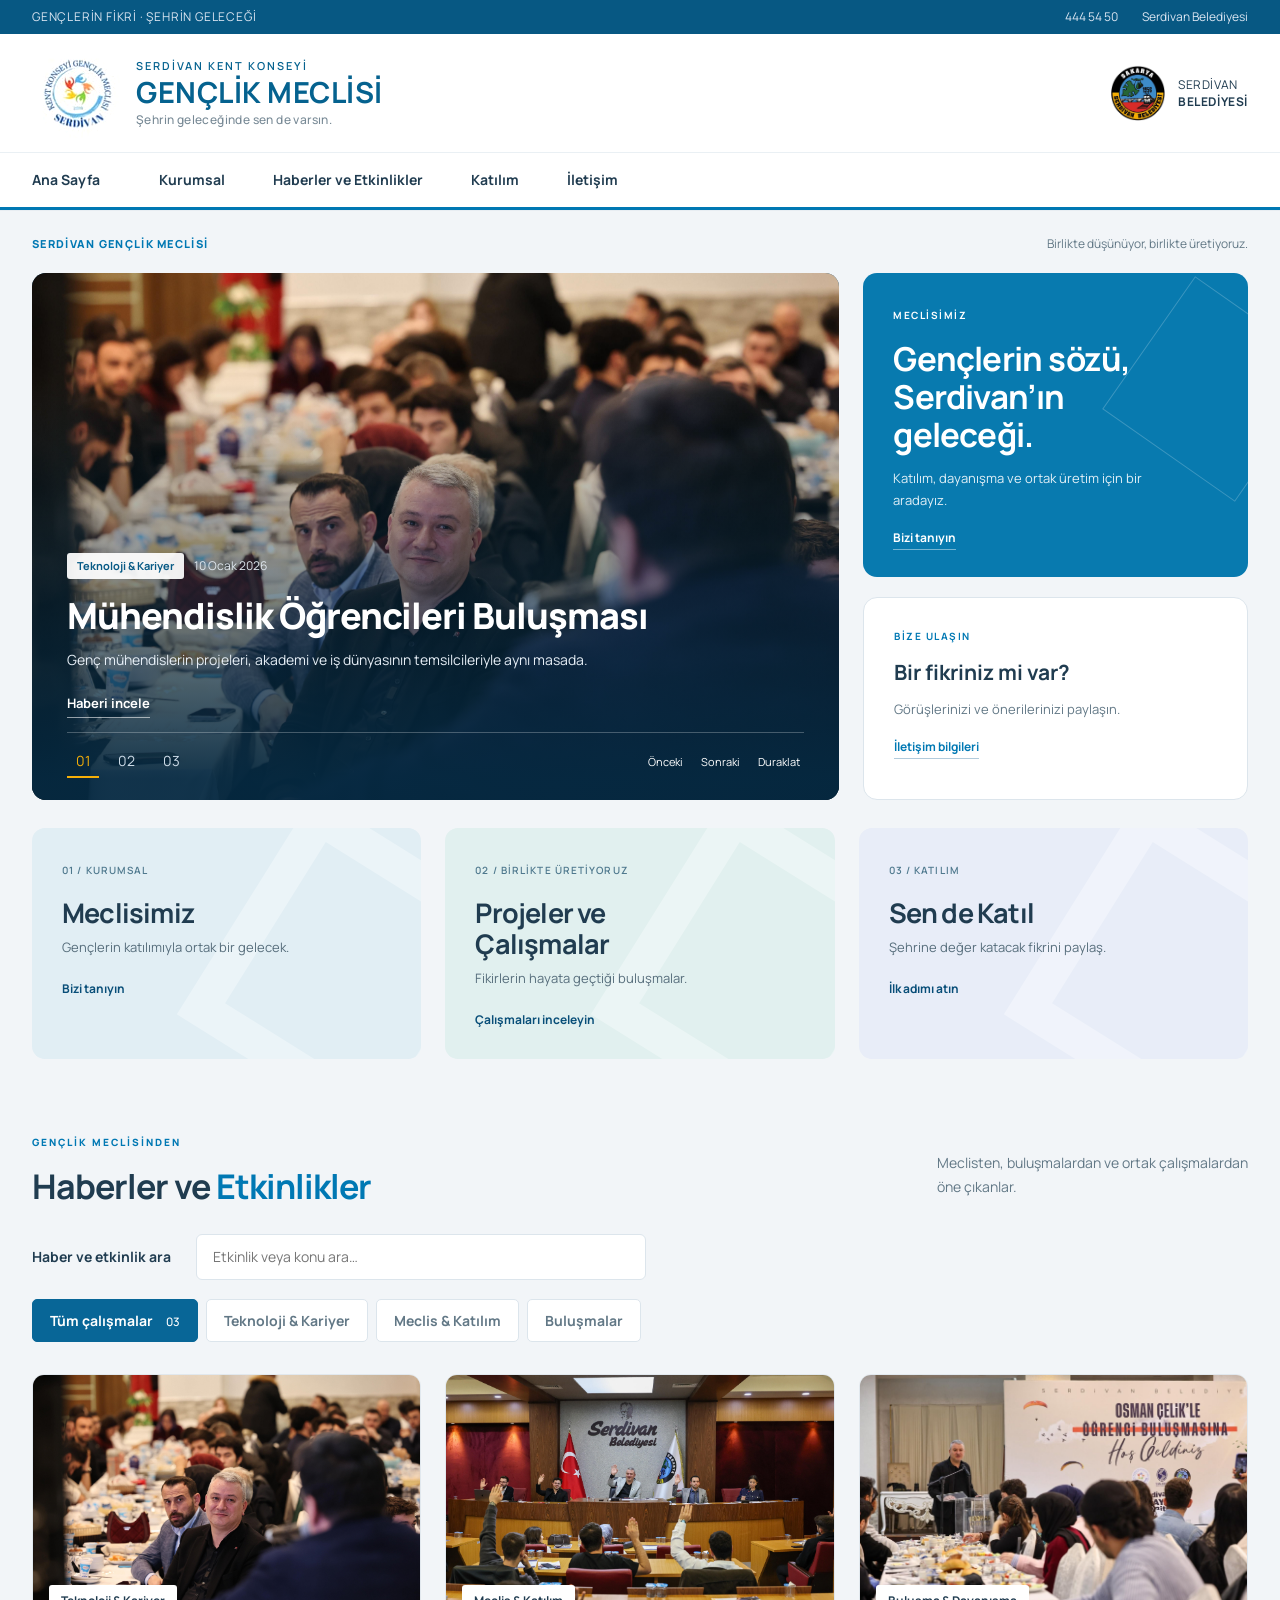
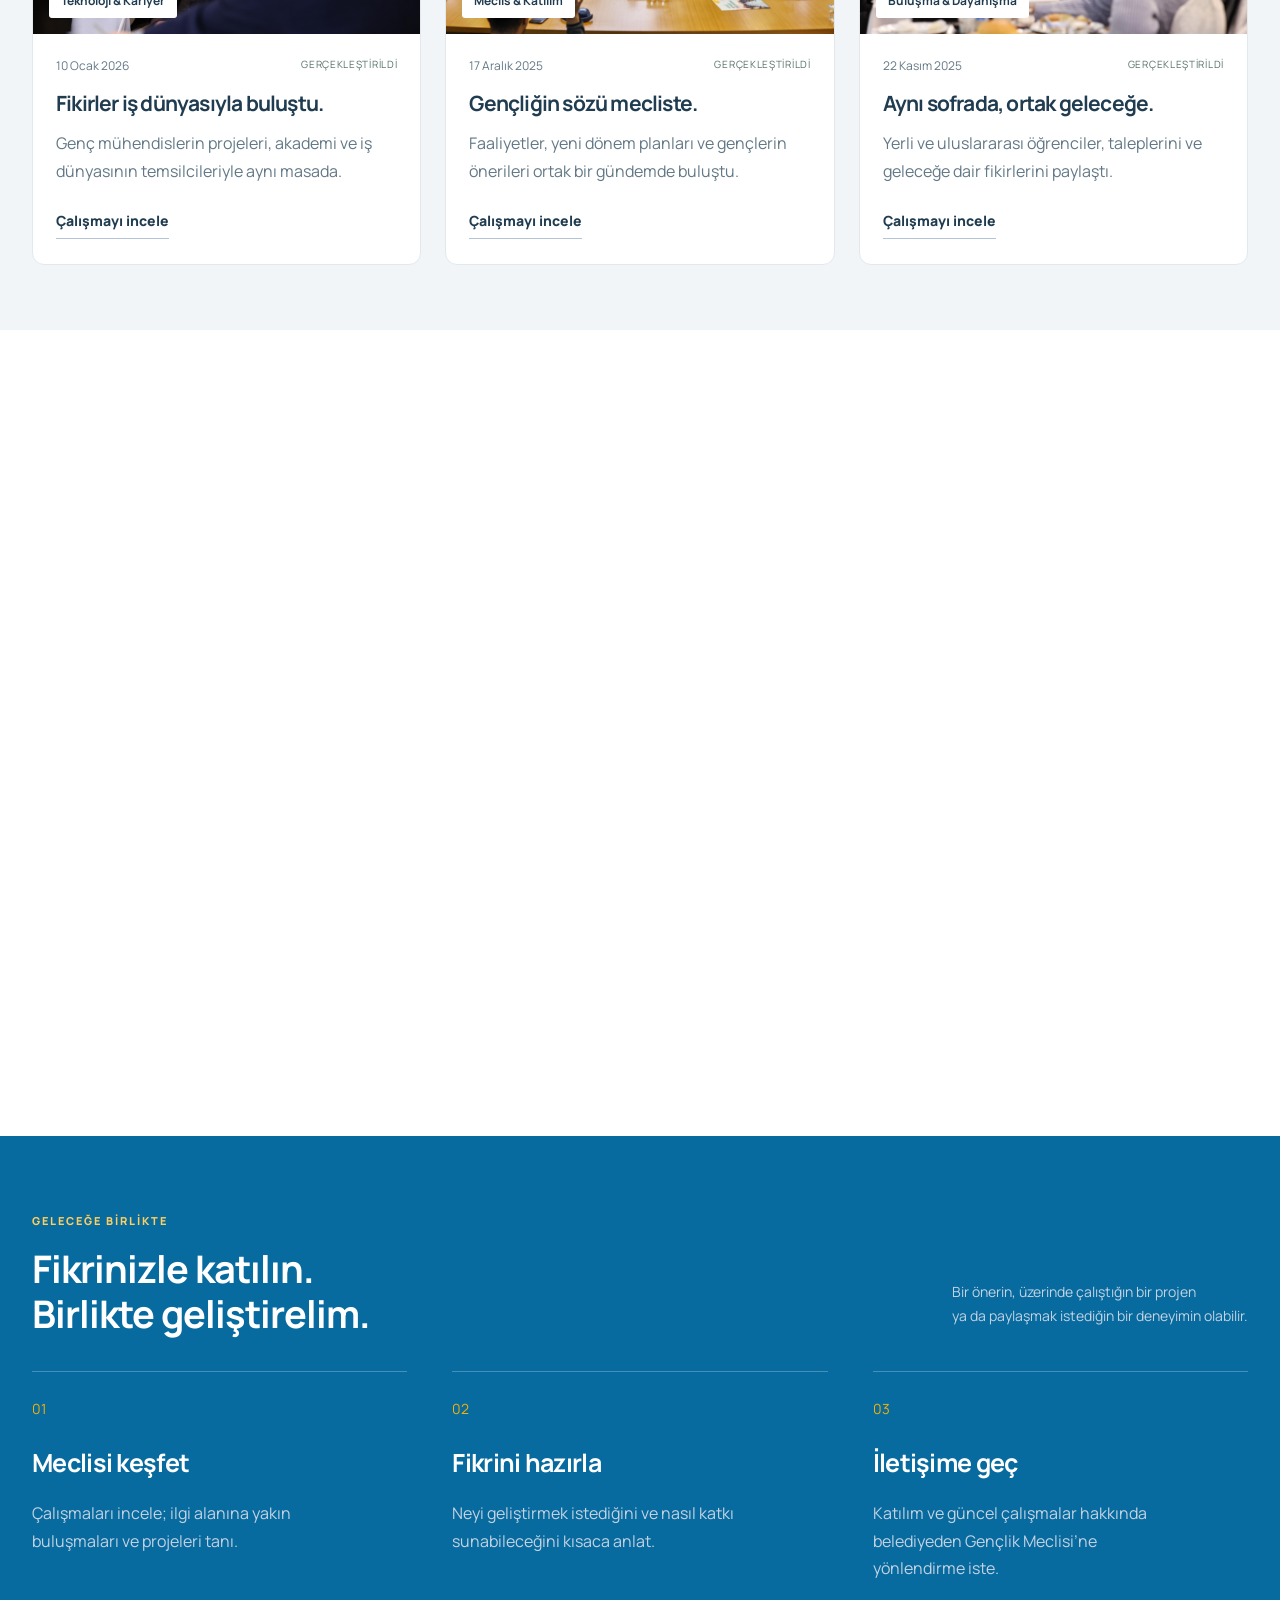
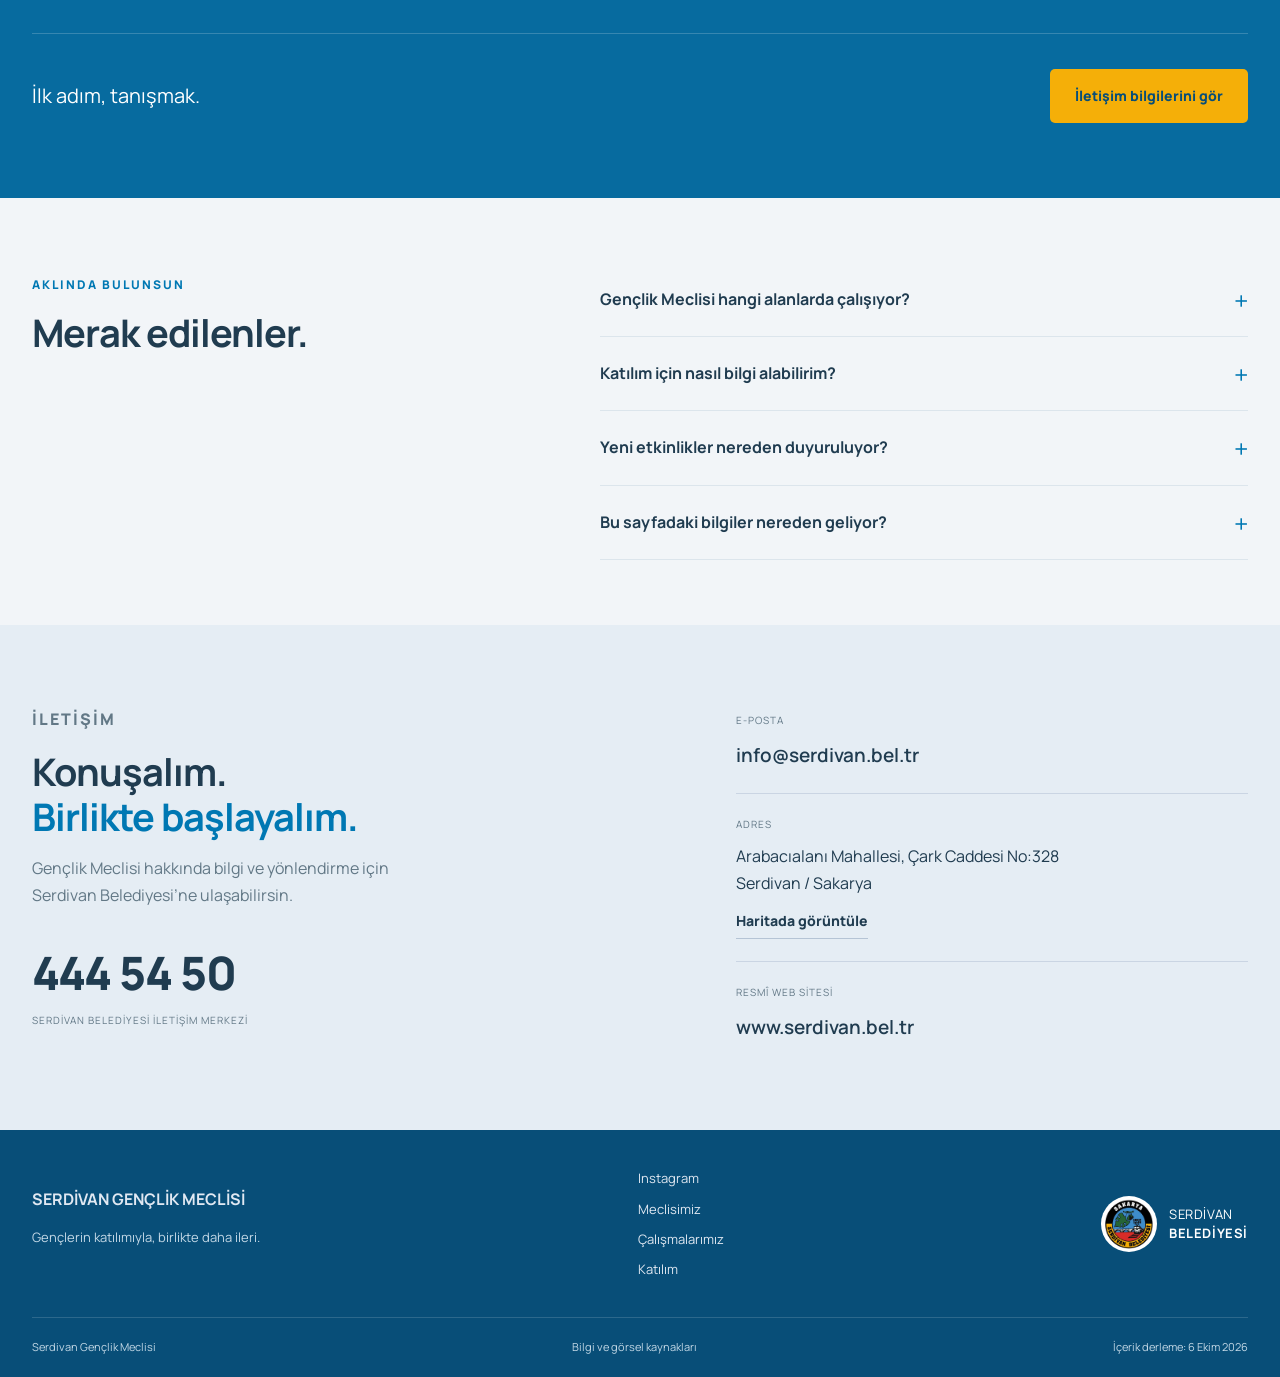
<file: serdivan-genclik-cloudflare/index.html>
<!doctype html>
<html lang="tr"><head><meta charset="UTF-8"><meta name="viewport" content="width=device-width, initial-scale=1"><meta name="description" content="Serdivan Gençlik Meclisi: gençlerin fikirleri, buluşmaları, projeleri ve şehrin geleceğine katılımı."><meta name="theme-color" content="#173961"><title>Serdivan Gençlik Meclisi | Şehrin geleceğinde sen de varsın.</title><link rel="icon" type="image/jpeg" href="assets/genclik-logo.jpg"><link rel="stylesheet" href="style.css?v=20261006"><link rel="stylesheet" href="portal.css?v=20261006"></head><body><a class="skip" href="#icerik">İçeriğe geç</a><div class="utility"><div class="container"><span>GENÇLERİN FİKRİ · ŞEHRİN GELECEĞİ</span><div><a href="index.html#iletisim">444 54 50</a><a href="https://www.serdivan.bel.tr/" target="_blank" rel="noopener">Serdivan Belediyesi</a></div></div></div><header><div class="container masthead"><a class="brand youth-brand" href="index.html" aria-label="Serdivan Gençlik Meclisi ana sayfa"><span class="youth-logo-slot"><img src="assets/genclik-logo.jpg" alt="Serdivan Kent Konseyi Gençlik Meclisi logosu" width="100" height="100"></span><span><small>SERDİVAN KENT KONSEYİ</small><b>GENÇLİK MECLİSİ</b><strong>Şehrin geleceğinde sen de varsın.</strong></span></a><a class="municipal-brand" href="https://www.serdivan.bel.tr/" target="_blank" rel="noopener"><img src="assets/belediye-logo.png" width="58" height="58" alt="Serdivan Belediyesi logosu"><span>SERDİVAN<br><b>BELEDİYESİ</b></span></a><button class="menu-toggle" aria-label="Menüyü aç" aria-expanded="false" aria-controls="navigation">Menü <span>☰</span></button></div><div class="nav-bar"><nav class="container" id="navigation" aria-label="Ana menü"><a href="index.html">Ana Sayfa</a><a href="index.html#hakkimizda">Kurumsal</a><a href="index.html#calismalar">Haberler ve Etkinlikler</a><a href="index.html#katilim">Katılım</a><a href="index.html#iletisim">İletişim</a></nav></div></header><main id="icerik"><section class="portal-opening container"><div class="opening-line"><span>SERDİVAN GENÇLİK MECLİSİ</span><p>Birlikte düşünüyor, birlikte üretiyoruz.</p></div><div class="portal-grid"><div class="news-carousel" aria-roledescription="slayt gösterisi" aria-label="Öne çıkan haberler"><article class="news-slide current"  aria-hidden="false"><img src="assets/muhendislik.jpg" alt="Mühendislik Öğrencileri Buluşması" fetchpriority="high" width="1200" height="720"><div class="slide-copy"><span>Teknoloji & Kariyer</span><time datetime="2026-01-10">10 Ocak 2026</time><h1>Mühendislik Öğrencileri Buluşması</h1><p>Genç mühendislerin projeleri, akademi ve iş dünyasının temsilcileriyle aynı masada.</p><a href="muhendislik-bulusmasi.html">Haberi incele</a></div></article><article class="news-slide " inert aria-hidden="true"><img src="assets/toplanti.jpg" alt="Aralık Ayı Gençlik Meclisi Toplantısı" loading="lazy" width="1200" height="720"><div class="slide-copy"><span>Meclis & Katılım</span><time datetime="2025-12-17">17 Aralık 2025</time><h1>Aralık Ayı Gençlik Meclisi Toplantısı</h1><p>Faaliyetler, yeni dönem planları ve gençlerin önerileri ortak bir gündemde buluştu.</p><a href="genclik-meclisi-toplantisi.html">Haberi incele</a></div></article><article class="news-slide " inert aria-hidden="true"><img src="assets/ogrenciler.jpg" alt="Öğrenci Buluşması" loading="lazy" width="1200" height="720"><div class="slide-copy"><span>Buluşma & Dayanışma</span><time datetime="2025-11-22">22 Kasım 2025</time><h1>Öğrenci Buluşması</h1><p>Yerli ve uluslararası öğrenciler, taleplerini ve geleceğe dair fikirlerini paylaştı.</p><a href="ogrenci-bulusmasi.html">Haberi incele</a></div></article><div class="slider-controls"><div class="slide-dots"><button data-slide="0" aria-label="1. haberi göster" aria-pressed="true" class="active">01</button><button data-slide="1" aria-label="2. haberi göster" aria-pressed="false" class="">02</button><button data-slide="2" aria-label="3. haberi göster" aria-pressed="false" class="">03</button></div><div><button class="slide-prev" aria-label="Önceki haber">Önceki</button><button class="slide-next" aria-label="Sonraki haber">Sonraki</button><button class="slide-pause" aria-label="Otomatik geçişi durdur">Duraklat</button></div></div><div class="slide-progress"></div></div><aside class="opening-aside"><a href="index.html#hakkimizda" class="council-intro"><span>MECLİSİMİZ</span><h2>Gençlerin sözü,<br>Serdivan’ın<br>geleceği.</h2><p>Katılım, dayanışma ve ortak üretim için bir aradayız.</p><b>Bizi tanıyın</b></a><a class="opening-contact" href="#iletisim"><span>BİZE ULAŞIN</span><strong>Bir fikriniz mi var?</strong><p>Görüşlerinizi ve önerilerinizi paylaşın.</p><b>İletişim bilgileri</b></a></aside></div></section><section class="container service-grid" aria-label="Hızlı erişim"><a href="#hakkimizda" class="service-card service-commissions"><span class="tile-index">01 / KURUMSAL</span><h2>Meclisimiz</h2><p>Gençlerin katılımıyla ortak bir gelecek.</p><span class="tile-action">Bizi tanıyın</span></a><a href="#calismalar" class="service-card service-org"><span class="tile-index">02 / BİRLİKTE ÜRETİYORUZ</span><h2>Projeler ve<br>Çalışmalar</h2><p>Fikirlerin hayata geçtiği buluşmalar.</p><span class="tile-action">Çalışmaları inceleyin</span></a><a href="#katilim" class="service-card service-publications"><span class="tile-index">03 / KATILIM</span><h2>Sen de Katıl</h2><p>Şehrine değer katacak fikrini paylaş.</p><span class="tile-action">İlk adımı atın</span></a></section><section class="section container" id="calismalar"><div class="section-head reveal"><div><p class="eyebrow blue">GENÇLİK MECLİSİNDEN</p><h2>Haberler ve <span>Etkinlikler</span></h2></div><p>Meclisten, buluşmalardan ve ortak çalışmalardan<br>öne çıkanlar.</p></div><label class="news-search"><span>Haber ve etkinlik ara</span><input type="search" id="news-search" placeholder="Etkinlik veya konu ara…" autocomplete="off"></label><div class="filters" role="group" aria-label="Çalışmaları konuya göre filtrele"><button class="active" data-filter="all" aria-pressed="true">Tüm çalışmalar <small>03</small></button><button data-filter="teknoloji" aria-pressed="false">Teknoloji & Kariyer</button><button data-filter="katilim" aria-pressed="false">Meclis & Katılım</button><button data-filter="bulusma" aria-pressed="false">Buluşmalar</button></div><p class="sr-only" id="filter-status" aria-live="polite">3 çalışma gösteriliyor.</p><div class="project-grid"><article class="project-card reveal" data-category="teknoloji"><a class="card-image" href="muhendislik-bulusmasi.html" aria-label="Mühendislik Öğrencileri Buluşması detayları"><img src="assets/muhendislik.jpg" alt="Mühendislik Öğrencileri Buluşması etkinliğinden bir görüntü" loading="lazy" width="640" height="440"><span>Teknoloji & Kariyer</span></a><div class="card-meta"><time datetime="2026-01-10">10 Ocak 2026</time><span>GERÇEKLEŞTİRİLDİ</span></div><h3><a href="muhendislik-bulusmasi.html">Fikirler iş dünyasıyla buluştu.</a></h3><p>Genç mühendislerin projeleri, akademi ve iş dünyasının temsilcileriyle aynı masada.</p><a class="read-link" href="muhendislik-bulusmasi.html">Çalışmayı incele</a></article><article class="project-card reveal" data-category="katilim"><a class="card-image" href="genclik-meclisi-toplantisi.html" aria-label="Aralık Ayı Gençlik Meclisi Toplantısı detayları"><img src="assets/toplanti.jpg" alt="Aralık Ayı Gençlik Meclisi Toplantısı etkinliğinden bir görüntü" loading="lazy" width="640" height="440"><span>Meclis & Katılım</span></a><div class="card-meta"><time datetime="2025-12-17">17 Aralık 2025</time><span>GERÇEKLEŞTİRİLDİ</span></div><h3><a href="genclik-meclisi-toplantisi.html">Gençliğin sözü mecliste.</a></h3><p>Faaliyetler, yeni dönem planları ve gençlerin önerileri ortak bir gündemde buluştu.</p><a class="read-link" href="genclik-meclisi-toplantisi.html">Çalışmayı incele</a></article><article class="project-card reveal" data-category="bulusma"><a class="card-image" href="ogrenci-bulusmasi.html" aria-label="Öğrenci Buluşması detayları"><img src="assets/ogrenciler.jpg" alt="Öğrenci Buluşması etkinliğinden bir görüntü" loading="lazy" width="640" height="440"><span>Buluşma & Dayanışma</span></a><div class="card-meta"><time datetime="2025-11-22">22 Kasım 2025</time><span>GERÇEKLEŞTİRİLDİ</span></div><h3><a href="ogrenci-bulusmasi.html">Aynı sofrada, ortak geleceğe.</a></h3><p>Yerli ve uluslararası öğrenciler, taleplerini ve geleceğe dair fikirlerini paylaştı.</p><a class="read-link" href="ogrenci-bulusmasi.html">Çalışmayı incele</a></article></div><p id="no-results" hidden>Aramanıza uygun çalışma bulunamadı. Farklı bir kelime veya kategori deneyin.</p></section>
<section class="about" id="hakkimizda"><div class="container about-grid"><div class="about-image reveal"><img src="assets/meclis.jpg" alt="Meclis salonunda buluşan gençler" loading="lazy" width="720" height="800"><div class="image-note">Sözümüz var.<br><strong>Birlikte yapacaklarımız var.</strong></div></div><div class="about-copy reveal"><p class="eyebrow blue">MECLİSİMİZİ TANI</p><h2>Serdivan<br>Gençlik Meclisi</h2><p class="lead">Gençlerin Serdivan’ın geleceğine katıldığı bir buluşma zemini.</p><p>Serdivan Kent Konseyi Gençlik Meclisi; gençlerin görüşlerini paylaşmasına, birlikte düşünmesine ve ortak çalışmalar geliştirmesine alan açıyor.</p><p>Üniversite topluluklarından teknoloji takımlarına uzanan katılımıyla, sosyal, kültürel, akademik ve kişisel gelişimi destekleyen çalışmalar yürütüyor.</p><div class="principles"><div><span>01</span><p><b>Katılımcı</b>Farklı görüşlerin duyulduğu ortak bir masa.</p></div><div><span>02</span><p><b>Üretken</b>Bilgiyi, deneyimi ve gençlerin fikirlerini buluşturan çalışmalar.</p></div><div><span>03</span><p><b>Birlikte</b>Üniversite, yerel yönetim ve kent yaşamı arasında bağ.</p></div></div><a class="read-link" href="genclik-meclisi-toplantisi.html">Meclisin çalışmalarına yakından bak</a></div></div></section>
<section class="participation" id="katilim"><div class="container"><div class="section-head reveal"><div><p class="eyebrow">GELECEĞE BİRLİKTE</p><h2>Fikrinizle katılın.<br>Birlikte geliştirelim.</h2></div><p>Bir önerin, üzerinde çalıştığın bir projen<br>ya da paylaşmak istediğin bir deneyimin olabilir.</p></div><div class="participation-steps"><div class="reveal"><span>01</span><h3>Meclisi keşfet</h3><p>Çalışmaları incele; ilgi alanına yakın buluşmaları ve projeleri tanı.</p></div><div class="reveal"><span>02</span><h3>Fikrini hazırla</h3><p>Neyi geliştirmek istediğini ve nasıl katkı sunabileceğini kısaca anlat.</p></div><div class="reveal"><span>03</span><h3>İletişime geç</h3><p>Katılım ve güncel çalışmalar hakkında belediyeden Gençlik Meclisi’ne yönlendirme iste.</p></div></div><div class="participation-bottom"><p>İlk adım, tanışmak.</p><a class="button gold" href="#iletisim">İletişim bilgilerini gör</a></div></div></section>
<section class="section container faq-section"><div><p class="eyebrow blue">AKLINDA BULUNSUN</p><h2>Merak edilenler.</h2></div><div class="faq"><details><summary>Gençlik Meclisi hangi alanlarda çalışıyor?</summary><p>Resmî haberlerde öğrenci buluşmaları, mühendislik ve teknoloji projelerinin iş dünyasına tanıtılması, gençlerin görüşlerinin yerel yönetimle paylaşılması öne çıkıyor. Sosyal, kültürel, akademik ve kişisel gelişim meclisin çalışma hedefleri arasında yer alıyor.</p></details><details><summary>Katılım için nasıl bilgi alabilirim?</summary><p>Belediyenin 444 54 50 numaralı iletişim merkezini arayabilir veya info@serdivan.bel.tr adresine yazabilirsin. Gençlik Meclisi’ne katılım ve ilgili birime yönlendirme talebini belirtmen yeterli. Güncel yaş koşulu, üyelik takvimi ve gerekli belgeleri ilgili birimden öğrenebilirsin.</p></details><details><summary>Yeni etkinlikler nereden duyuruluyor?</summary><p>Güncel duyurular için <a href="https://www.serdivan.bel.tr/" target="_blank" rel="noopener">Serdivan Belediyesi’nin resmî sitesini</a> takip edebilirsin. Buradaki çalışma kartları gerçekleşmiş etkinlikleri anlatır; açık başvuru veya yaklaşan etkinlik ilanı değildir.</p></details><details><summary>Bu sayfadaki bilgiler nereden geliyor?</summary><p>Çalışma özetleri ve iletişim bilgileri belediyenin kamuya açık kaynaklarından derlendi. Her çalışma sayfasında ilgili resmî habere bağlantı bulunur. <a href="kaynaklar.html">Kaynakların tamamını incele.</a></p></details></div></section>
<section class="contact" id="iletisim"><div class="container contact-grid"><div><p class="eyebrow blue">İLETİŞİM</p><h2>Konuşalım.<br><span>Birlikte başlayalım.</span></h2><p>Gençlik Meclisi hakkında bilgi ve yönlendirme için<br>Serdivan Belediyesi’ne ulaşabilirsin.</p><a class="phone" href="tel:4445450">444 54 50</a><span class="contact-caption">SERDİVAN BELEDİYESİ İLETİŞİM MERKEZİ</span></div><div class="contact-info"><div><span>E-POSTA</span><a href="mailto:info@serdivan.bel.tr?subject=Gen%C3%A7lik%20Meclisi%20hakk%C4%B1nda%20bilgi">info@serdivan.bel.tr</a></div><div><span>ADRES</span><p>Arabacıalanı Mahallesi, Çark Caddesi No:328<br>Serdivan / Sakarya</p><a class="read-link" href="https://www.google.com/maps/search/?api=1&query=Serdivan+Belediyesi+Arabac%C4%B1alan%C4%B1+%C3%87ark+Caddesi+328" target="_blank" rel="noopener">Haritada görüntüle</a></div><div><span>RESMÎ WEB SİTESİ</span><a href="https://www.serdivan.bel.tr/" target="_blank" rel="noopener">www.serdivan.bel.tr</a></div></div></div></section></main><footer><div class="container footer-top"><div><b>SERDİVAN GENÇLİK MECLİSİ</b><p>Gençlerin katılımıyla, birlikte daha ileri.</p></div><div class="footer-links"><a href="https://www.instagram.com/serdivangenclikmeclisi/" target="_blank" rel="noopener">Instagram</a><a href="index.html#hakkimizda">Meclisimiz</a><a href="index.html#calismalar">Çalışmalarımız</a><a href="index.html#katilim">Katılım</a></div><a class="municipal-brand" href="https://www.serdivan.bel.tr/" target="_blank" rel="noopener"><img src="assets/belediye-logo.png" width="58" height="58" alt="Serdivan Belediyesi"><span>SERDİVAN<br><b>BELEDİYESİ</b></span></a></div><div class="container footer-bottom"><span>Serdivan Gençlik Meclisi</span><a href="kaynaklar.html">Bilgi ve görsel kaynakları</a><span>İçerik derleme: 6 Ekim 2026</span></div></footer><nav class="mobile-dock" aria-label="Mobil hızlı erişim"><a href="index.html"><svg viewBox="0 0 24 24" aria-hidden="true" fill="none" stroke="currentColor" stroke-width="1.7" stroke-linecap="round" stroke-linejoin="round"><path d="m3 10 9-7 9 7v11h-6v-7H9v7H3Z"/></svg><span>Ana Sayfa</span></a><a href="index.html#calismalar"><svg viewBox="0 0 24 24" aria-hidden="true" fill="none" stroke="currentColor" stroke-width="1.7" stroke-linecap="round" stroke-linejoin="round"><rect x="3" y="5" width="18" height="16" rx="2"/><path d="M3 10h18M8 3v5m8-5v5"/></svg><span>Etkinlikler</span></a><a href="index.html#hakkimizda"><svg viewBox="0 0 24 24" aria-hidden="true" fill="none" stroke="currentColor" stroke-width="1.7" stroke-linecap="round" stroke-linejoin="round"><path d="M12 5C8 2 3 3 3 3v17s5-1 9 2c4-3 9-2 9-2V3s-5-1-9 2Zm0 0v17"/></svg><span>Meclisimiz</span></a><button class="dock-menu" aria-label="Tüm menüyü aç"><svg viewBox="0 0 24 24" aria-hidden="true" fill="none" stroke="currentColor" stroke-width="1.7" stroke-linecap="round" stroke-linejoin="round"><path d="M4 6h16M4 12h16M4 18h16"/></svg><span>Menü</span></button></nav><script src="app.js?v=20261006" defer></script></body></html>
</file>
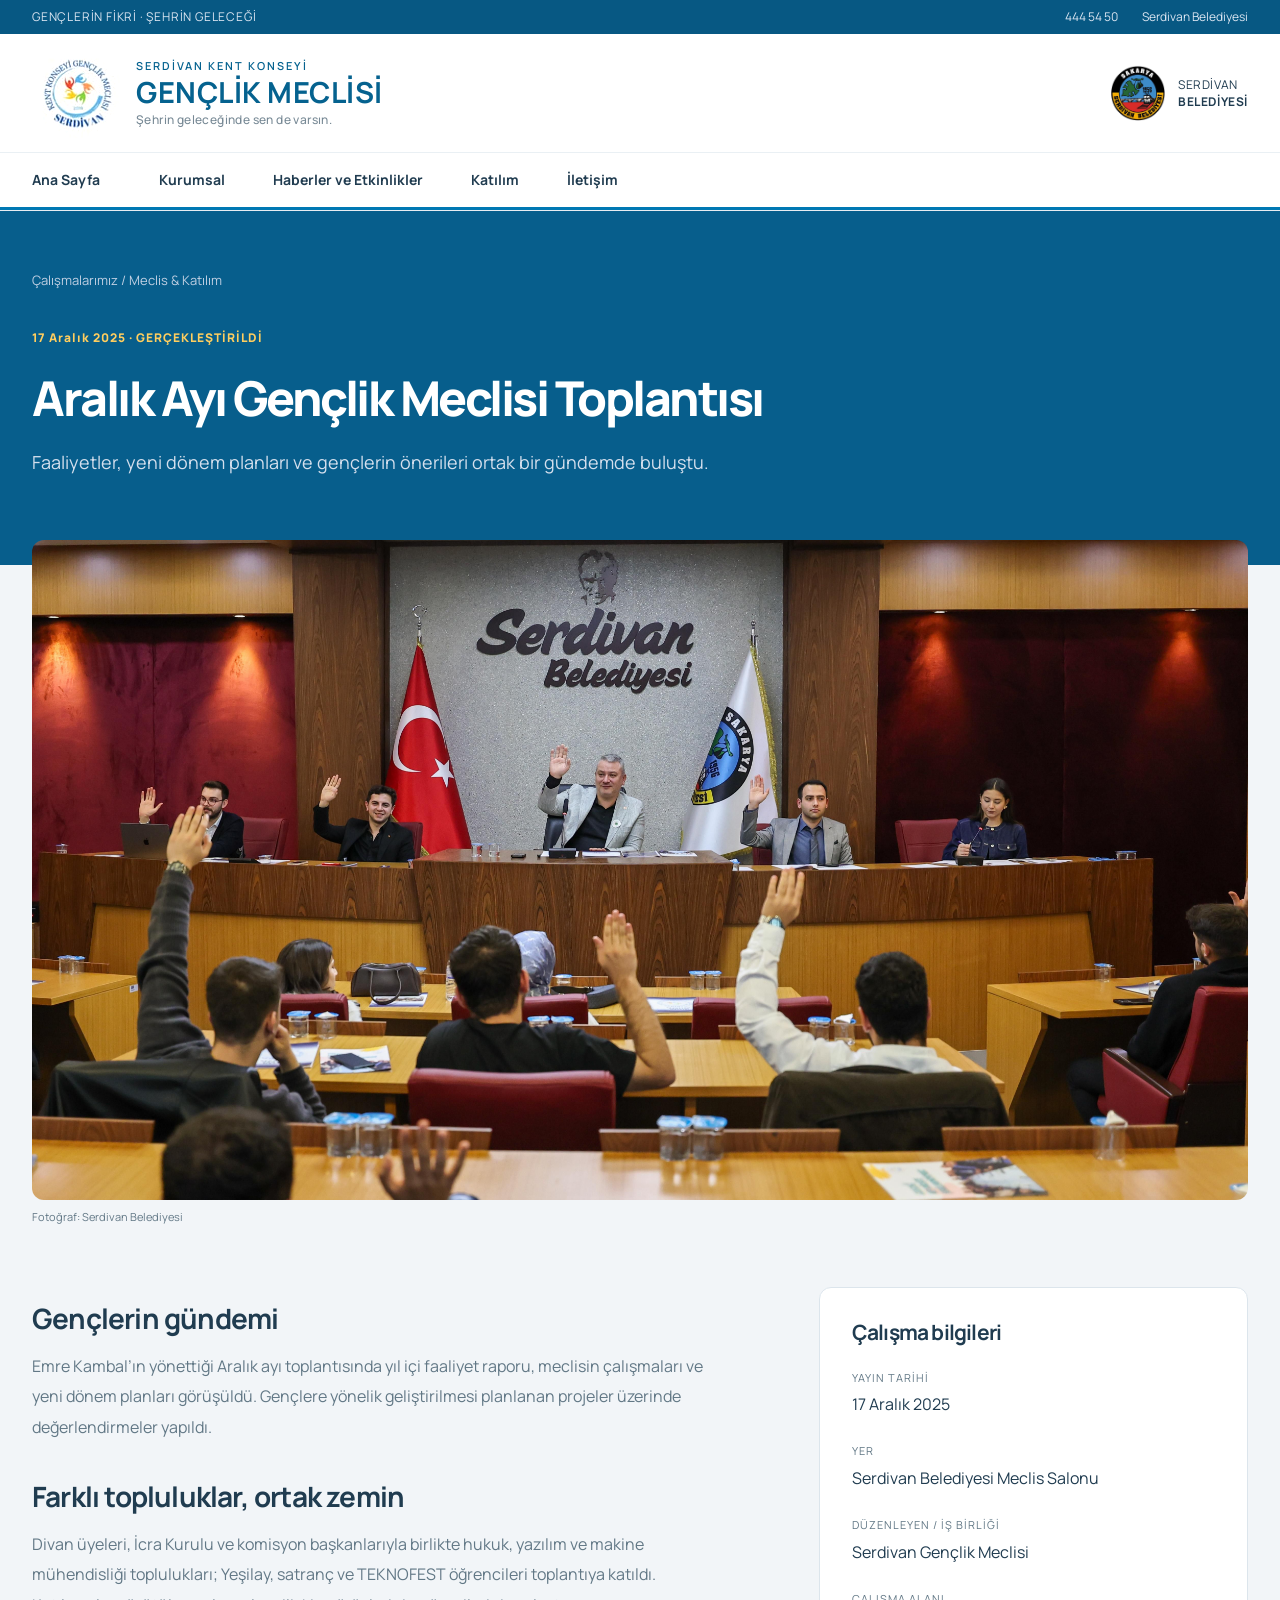
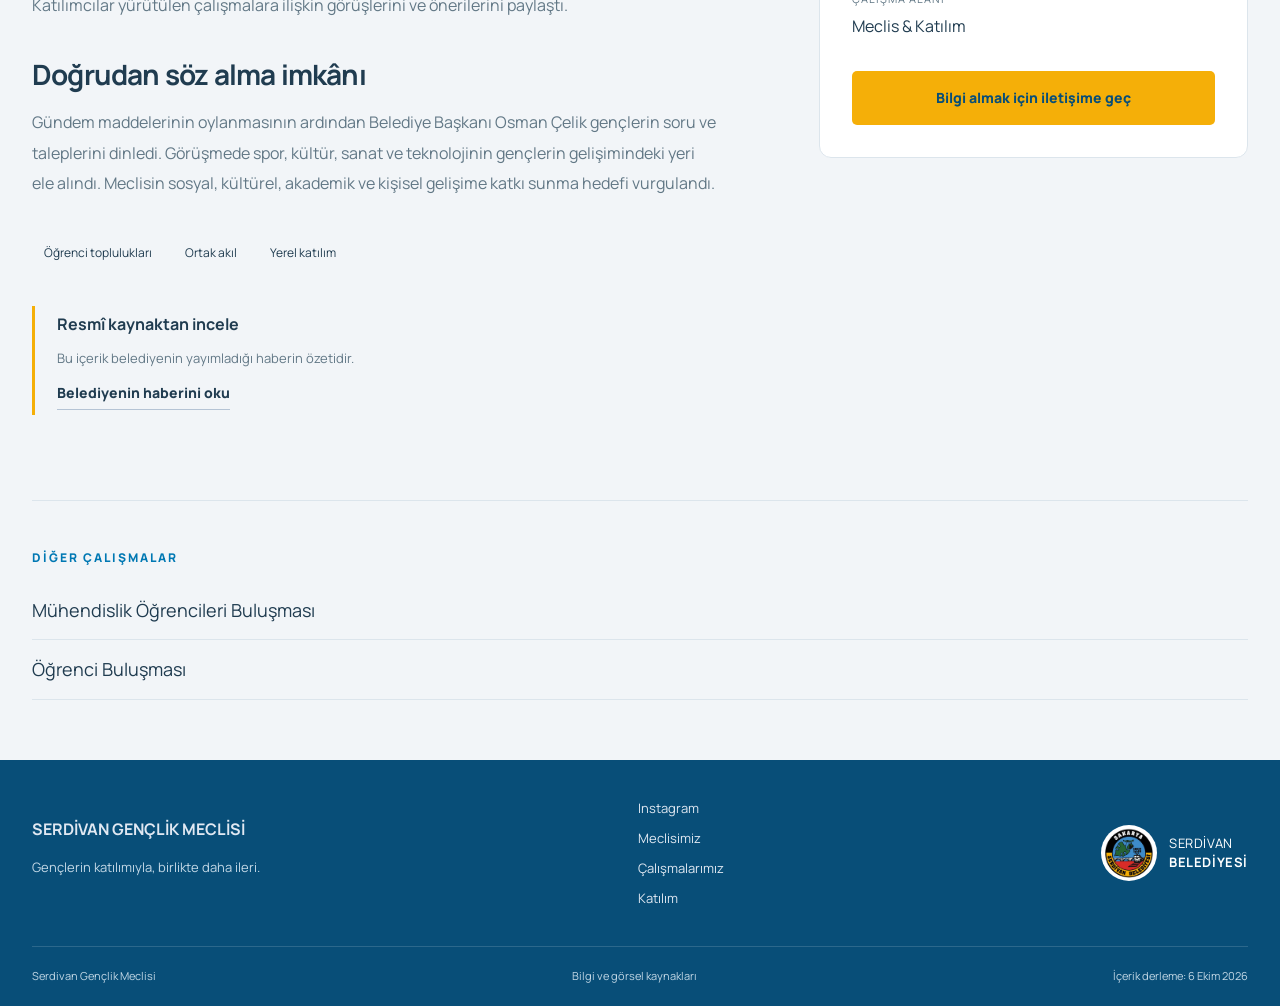
<file: serdivan-genclik-cloudflare/genclik-meclisi-toplantisi.html>
<!doctype html>
<html lang="tr"><head><meta charset="UTF-8"><meta name="viewport" content="width=device-width, initial-scale=1"><meta name="description" content="Faaliyetler, yeni dönem planları ve gençlerin önerileri ortak bir gündemde buluştu."><meta name="theme-color" content="#173961"><title>Aralık Ayı Gençlik Meclisi Toplantısı | Serdivan Gençlik Meclisi</title><link rel="icon" type="image/jpeg" href="assets/genclik-logo.jpg"><link rel="stylesheet" href="style.css?v=20261006"><link rel="stylesheet" href="portal.css?v=20261006"></head><body><a class="skip" href="#icerik">İçeriğe geç</a><div class="utility"><div class="container"><span>GENÇLERİN FİKRİ · ŞEHRİN GELECEĞİ</span><div><a href="index.html#iletisim">444 54 50</a><a href="https://www.serdivan.bel.tr/" target="_blank" rel="noopener">Serdivan Belediyesi</a></div></div></div><header><div class="container masthead"><a class="brand youth-brand" href="index.html" aria-label="Serdivan Gençlik Meclisi ana sayfa"><span class="youth-logo-slot"><img src="assets/genclik-logo.jpg" alt="Serdivan Kent Konseyi Gençlik Meclisi logosu" width="100" height="100"></span><span><small>SERDİVAN KENT KONSEYİ</small><b>GENÇLİK MECLİSİ</b><strong>Şehrin geleceğinde sen de varsın.</strong></span></a><a class="municipal-brand" href="https://www.serdivan.bel.tr/" target="_blank" rel="noopener"><img src="assets/belediye-logo.png" width="58" height="58" alt="Serdivan Belediyesi logosu"><span>SERDİVAN<br><b>BELEDİYESİ</b></span></a><button class="menu-toggle" aria-label="Menüyü aç" aria-expanded="false" aria-controls="navigation">Menü <span>☰</span></button></div><div class="nav-bar"><nav class="container" id="navigation" aria-label="Ana menü"><a href="index.html">Ana Sayfa</a><a href="index.html#hakkimizda">Kurumsal</a><a href="index.html#calismalar">Haberler ve Etkinlikler</a><a href="index.html#katilim">Katılım</a><a href="index.html#iletisim">İletişim</a></nav></div></header><main id="icerik"><section class="detail-heading"><div class="container"><a class="breadcrumb" href="index.html#calismalar">Çalışmalarımız / Meclis & Katılım</a><p class="eyebrow">17 Aralık 2025 · GERÇEKLEŞTİRİLDİ</p><h1>Aralık Ayı Gençlik Meclisi Toplantısı</h1><p>Faaliyetler, yeni dönem planları ve gençlerin önerileri ortak bir gündemde buluştu.</p></div></section><div class="container detail-photo"><img src="assets/toplanti.jpg" alt="Aralık Ayı Gençlik Meclisi Toplantısı etkinliği" width="1280" height="720"><span>Fotoğraf: Serdivan Belediyesi</span></div><div class="container detail-body"><article><section><h2>Gençlerin gündemi</h2><p>Emre Kambal’ın yönettiği Aralık ayı toplantısında yıl içi faaliyet raporu, meclisin çalışmaları ve yeni dönem planları görüşüldü. Gençlere yönelik geliştirilmesi planlanan projeler üzerinde değerlendirmeler yapıldı.</p></section><section><h2>Farklı topluluklar, ortak zemin</h2><p>Divan üyeleri, İcra Kurulu ve komisyon başkanlarıyla birlikte hukuk, yazılım ve makine mühendisliği toplulukları; Yeşilay, satranç ve TEKNOFEST öğrencileri toplantıya katıldı. Katılımcılar yürütülen çalışmalara ilişkin görüşlerini ve önerilerini paylaştı.</p></section><section><h2>Doğrudan söz alma imkânı</h2><p>Gündem maddelerinin oylanmasının ardından Belediye Başkanı Osman Çelik gençlerin soru ve taleplerini dinledi. Görüşmede spor, kültür, sanat ve teknolojinin gençlerin gelişimindeki yeri ele alındı. Meclisin sosyal, kültürel, akademik ve kişisel gelişime katkı sunma hedefi vurgulandı.</p></section><div class="tags"><span>Öğrenci toplulukları</span><span>Ortak akıl</span><span>Yerel katılım</span></div><div class="source-box"><b>Resmî kaynaktan incele</b><p>Bu içerik belediyenin yayımladığı haberin özetidir.</p><a class="read-link" href="https://www.serdivan.bel.tr/haberler/gencligin-meclisi-toplandi" target="_blank" rel="noopener">Belediyenin haberini oku</a></div></article><aside><h2>Çalışma bilgileri</h2><dl><dt>Yayın tarihi</dt><dd>17 Aralık 2025</dd><dt>Yer</dt><dd>Serdivan Belediyesi Meclis Salonu</dd><dt>Düzenleyen / iş birliği</dt><dd>Serdivan Gençlik Meclisi</dd><dt>Çalışma alanı</dt><dd>Meclis & Katılım</dd></dl><a class="button gold" href="index.html#iletisim">Bilgi almak için iletişime geç</a></aside></div><section class="container related"><p class="eyebrow blue">DİĞER ÇALIŞMALAR</p><a href="muhendislik-bulusmasi.html">Mühendislik Öğrencileri Buluşması</a><a href="ogrenci-bulusmasi.html">Öğrenci Buluşması</a></section></main><footer><div class="container footer-top"><div><b>SERDİVAN GENÇLİK MECLİSİ</b><p>Gençlerin katılımıyla, birlikte daha ileri.</p></div><div class="footer-links"><a href="https://www.instagram.com/serdivangenclikmeclisi/" target="_blank" rel="noopener">Instagram</a><a href="index.html#hakkimizda">Meclisimiz</a><a href="index.html#calismalar">Çalışmalarımız</a><a href="index.html#katilim">Katılım</a></div><a class="municipal-brand" href="https://www.serdivan.bel.tr/" target="_blank" rel="noopener"><img src="assets/belediye-logo.png" width="58" height="58" alt="Serdivan Belediyesi"><span>SERDİVAN<br><b>BELEDİYESİ</b></span></a></div><div class="container footer-bottom"><span>Serdivan Gençlik Meclisi</span><a href="kaynaklar.html">Bilgi ve görsel kaynakları</a><span>İçerik derleme: 6 Ekim 2026</span></div></footer><nav class="mobile-dock" aria-label="Mobil hızlı erişim"><a href="index.html"><svg viewBox="0 0 24 24" aria-hidden="true" fill="none" stroke="currentColor" stroke-width="1.7" stroke-linecap="round" stroke-linejoin="round"><path d="m3 10 9-7 9 7v11h-6v-7H9v7H3Z"/></svg><span>Ana Sayfa</span></a><a href="index.html#calismalar"><svg viewBox="0 0 24 24" aria-hidden="true" fill="none" stroke="currentColor" stroke-width="1.7" stroke-linecap="round" stroke-linejoin="round"><rect x="3" y="5" width="18" height="16" rx="2"/><path d="M3 10h18M8 3v5m8-5v5"/></svg><span>Etkinlikler</span></a><a href="index.html#hakkimizda"><svg viewBox="0 0 24 24" aria-hidden="true" fill="none" stroke="currentColor" stroke-width="1.7" stroke-linecap="round" stroke-linejoin="round"><path d="M12 5C8 2 3 3 3 3v17s5-1 9 2c4-3 9-2 9-2V3s-5-1-9 2Zm0 0v17"/></svg><span>Meclisimiz</span></a><button class="dock-menu" aria-label="Tüm menüyü aç"><svg viewBox="0 0 24 24" aria-hidden="true" fill="none" stroke="currentColor" stroke-width="1.7" stroke-linecap="round" stroke-linejoin="round"><path d="M4 6h16M4 12h16M4 18h16"/></svg><span>Menü</span></button></nav><script src="app.js?v=20261006" defer></script></body></html>
</file>
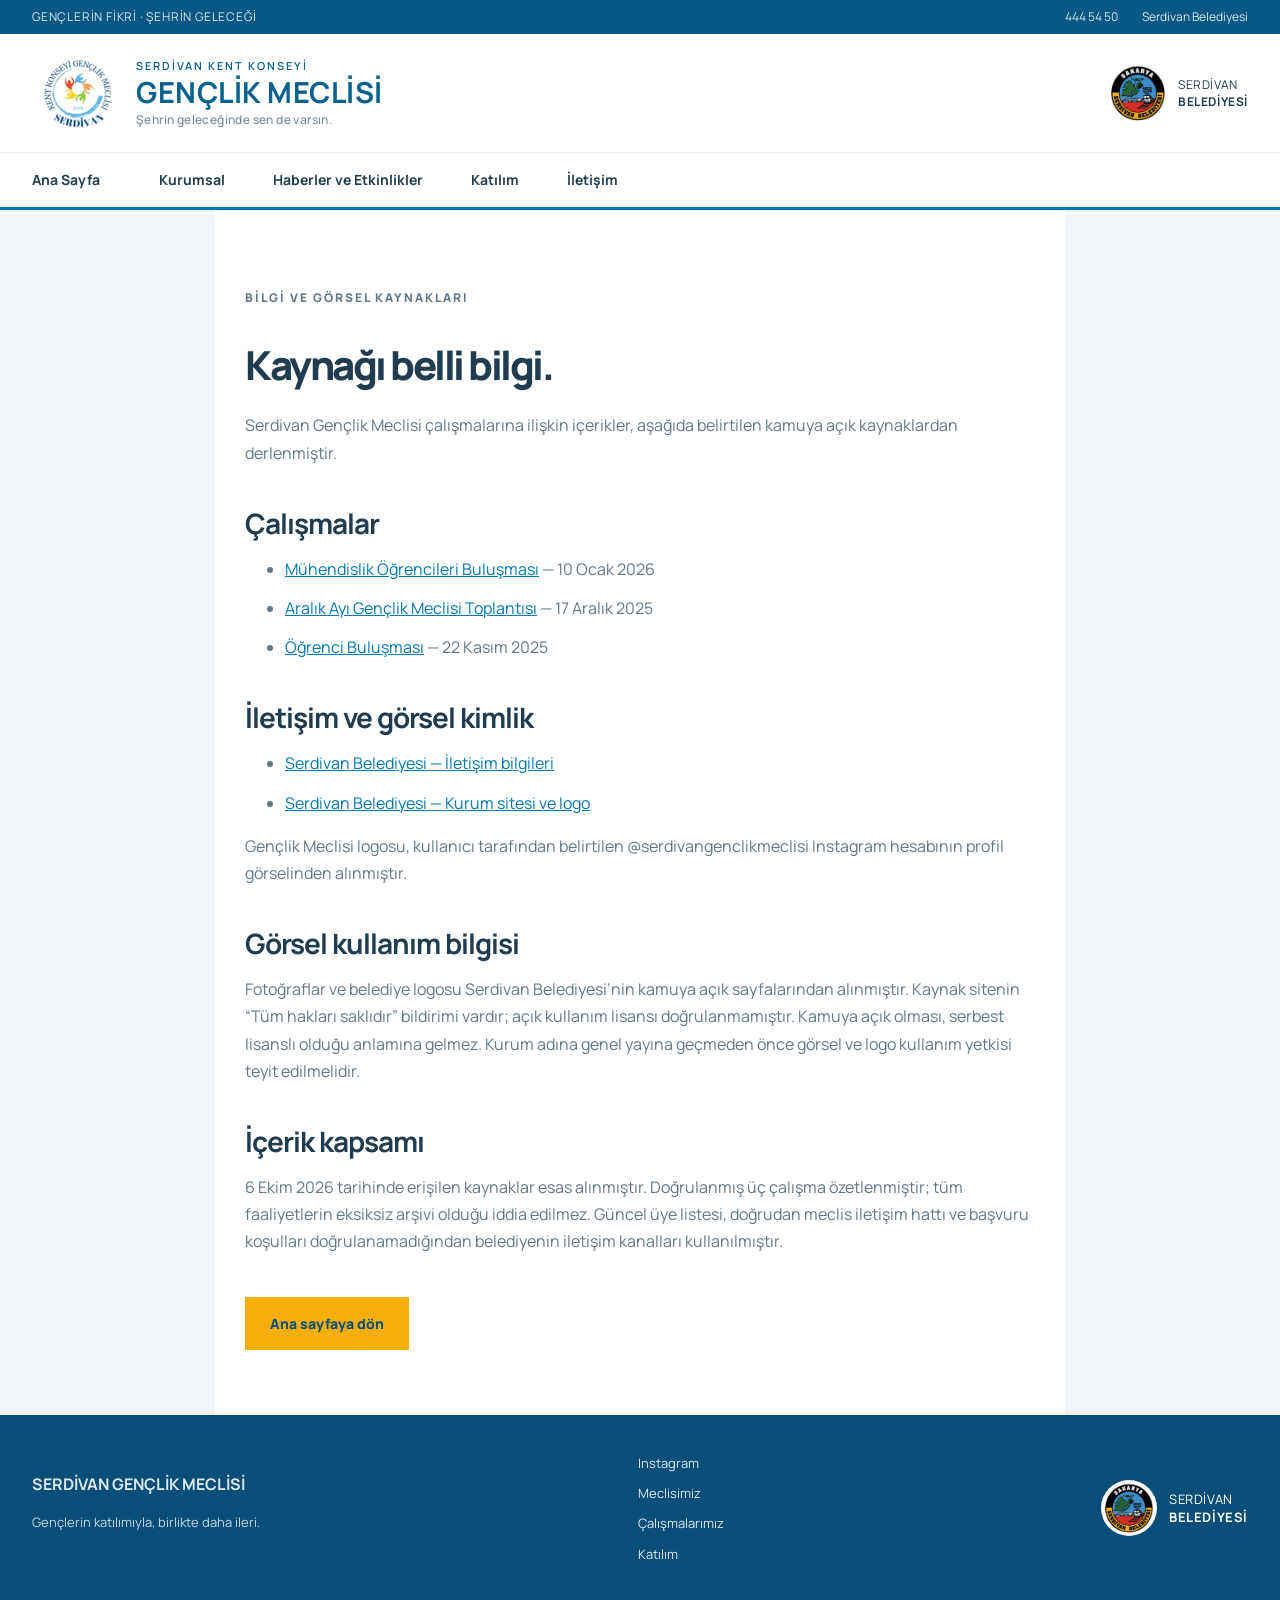
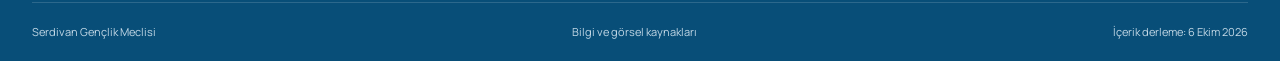
<file: serdivan-genclik-cloudflare/kaynaklar.html>
<!doctype html>
<html lang="tr"><head><meta charset="UTF-8"><meta name="viewport" content="width=device-width, initial-scale=1"><meta name="description" content="Serdivan Gençlik Meclisi: gençlerin fikirleri, buluşmaları, projeleri ve şehrin geleceğine katılımı."><meta name="theme-color" content="#173961"><title>Bilgi ve Görsel Kaynakları | Serdivan Gençlik Meclisi</title><link rel="icon" type="image/jpeg" href="assets/genclik-logo.jpg"><link rel="stylesheet" href="style.css?v=20261006"><link rel="stylesheet" href="portal.css?v=20261006"></head><body><a class="skip" href="#icerik">İçeriğe geç</a><div class="utility"><div class="container"><span>GENÇLERİN FİKRİ · ŞEHRİN GELECEĞİ</span><div><a href="index.html#iletisim">444 54 50</a><a href="https://www.serdivan.bel.tr/" target="_blank" rel="noopener">Serdivan Belediyesi</a></div></div></div><header><div class="container masthead"><a class="brand youth-brand" href="index.html" aria-label="Serdivan Gençlik Meclisi ana sayfa"><span class="youth-logo-slot"><img src="assets/genclik-logo.jpg" alt="Serdivan Kent Konseyi Gençlik Meclisi logosu" width="100" height="100"></span><span><small>SERDİVAN KENT KONSEYİ</small><b>GENÇLİK MECLİSİ</b><strong>Şehrin geleceğinde sen de varsın.</strong></span></a><a class="municipal-brand" href="https://www.serdivan.bel.tr/" target="_blank" rel="noopener"><img src="assets/belediye-logo.png" width="58" height="58" alt="Serdivan Belediyesi logosu"><span>SERDİVAN<br><b>BELEDİYESİ</b></span></a><button class="menu-toggle" aria-label="Menüyü aç" aria-expanded="false" aria-controls="navigation">Menü <span>☰</span></button></div><div class="nav-bar"><nav class="container" id="navigation" aria-label="Ana menü"><a href="index.html">Ana Sayfa</a><a href="index.html#hakkimizda">Kurumsal</a><a href="index.html#calismalar">Haberler ve Etkinlikler</a><a href="index.html#katilim">Katılım</a><a href="index.html#iletisim">İletişim</a></nav></div></header><main id="icerik" class="container sources section"><p class="eyebrow blue">BİLGİ VE GÖRSEL KAYNAKLARI</p><h1>Kaynağı belli bilgi.</h1><p>Serdivan Gençlik Meclisi çalışmalarına ilişkin içerikler, aşağıda belirtilen kamuya açık kaynaklardan derlenmiştir.</p><h2>Çalışmalar</h2><ul><li><a href="https://www.serdivan.bel.tr/haberler/serdivan-da-gelecegin-muehendisleri-is-duenyasiyla-bulustu" target="_blank" rel="noopener">Mühendislik Öğrencileri Buluşması</a> — 10 Ocak 2026</li><li><a href="https://www.serdivan.bel.tr/haberler/gencligin-meclisi-toplandi" target="_blank" rel="noopener">Aralık Ayı Gençlik Meclisi Toplantısı</a> — 17 Aralık 2025</li><li><a href="https://www.serdivan.bel.tr/haberler/serdivan-da-oegrenci-bulusmasi-gencler-gelecege-dair-fikirlerini-paylasti" target="_blank" rel="noopener">Öğrenci Buluşması</a> — 22 Kasım 2025</li></ul><h2>İletişim ve görsel kimlik</h2><ul><li><a href="https://webportal.serdivan.bel.tr/Home/Iletisim" target="_blank" rel="noopener">Serdivan Belediyesi — İletişim bilgileri</a></li><li><a href="https://www.serdivan.bel.tr/" target="_blank" rel="noopener">Serdivan Belediyesi — Kurum sitesi ve logo</a></li></ul><p>Gençlik Meclisi logosu, kullanıcı tarafından belirtilen <a href="https://www.instagram.com/serdivangenclikmeclisi/" target="_blank" rel="noopener">@serdivangenclikmeclisi Instagram hesabının</a> profil görselinden alınmıştır.</p><h2>Görsel kullanım bilgisi</h2><p>Fotoğraflar ve belediye logosu Serdivan Belediyesi’nin kamuya açık sayfalarından alınmıştır. Kaynak sitenin “Tüm hakları saklıdır” bildirimi vardır; açık kullanım lisansı doğrulanmamıştır. Kamuya açık olması, serbest lisanslı olduğu anlamına gelmez. Kurum adına genel yayına geçmeden önce görsel ve logo kullanım yetkisi teyit edilmelidir.</p><h2>İçerik kapsamı</h2><p>6 Ekim 2026 tarihinde erişilen kaynaklar esas alınmıştır. Doğrulanmış üç çalışma özetlenmiştir; tüm faaliyetlerin eksiksiz arşivi olduğu iddia edilmez. Güncel üye listesi, doğrudan meclis iletişim hattı ve başvuru koşulları doğrulanamadığından belediyenin iletişim kanalları kullanılmıştır.</p><a class="button gold" href="index.html">Ana sayfaya dön</a></main><footer><div class="container footer-top"><div><b>SERDİVAN GENÇLİK MECLİSİ</b><p>Gençlerin katılımıyla, birlikte daha ileri.</p></div><div class="footer-links"><a href="https://www.instagram.com/serdivangenclikmeclisi/" target="_blank" rel="noopener">Instagram</a><a href="index.html#hakkimizda">Meclisimiz</a><a href="index.html#calismalar">Çalışmalarımız</a><a href="index.html#katilim">Katılım</a></div><a class="municipal-brand" href="https://www.serdivan.bel.tr/" target="_blank" rel="noopener"><img src="assets/belediye-logo.png" width="58" height="58" alt="Serdivan Belediyesi"><span>SERDİVAN<br><b>BELEDİYESİ</b></span></a></div><div class="container footer-bottom"><span>Serdivan Gençlik Meclisi</span><a href="kaynaklar.html">Bilgi ve görsel kaynakları</a><span>İçerik derleme: 6 Ekim 2026</span></div></footer><nav class="mobile-dock" aria-label="Mobil hızlı erişim"><a href="index.html"><svg viewBox="0 0 24 24" aria-hidden="true" fill="none" stroke="currentColor" stroke-width="1.7" stroke-linecap="round" stroke-linejoin="round"><path d="m3 10 9-7 9 7v11h-6v-7H9v7H3Z"/></svg><span>Ana Sayfa</span></a><a href="index.html#calismalar"><svg viewBox="0 0 24 24" aria-hidden="true" fill="none" stroke="currentColor" stroke-width="1.7" stroke-linecap="round" stroke-linejoin="round"><rect x="3" y="5" width="18" height="16" rx="2"/><path d="M3 10h18M8 3v5m8-5v5"/></svg><span>Etkinlikler</span></a><a href="index.html#hakkimizda"><svg viewBox="0 0 24 24" aria-hidden="true" fill="none" stroke="currentColor" stroke-width="1.7" stroke-linecap="round" stroke-linejoin="round"><path d="M12 5C8 2 3 3 3 3v17s5-1 9 2c4-3 9-2 9-2V3s-5-1-9 2Zm0 0v17"/></svg><span>Meclisimiz</span></a><button class="dock-menu" aria-label="Tüm menüyü aç"><svg viewBox="0 0 24 24" aria-hidden="true" fill="none" stroke="currentColor" stroke-width="1.7" stroke-linecap="round" stroke-linejoin="round"><path d="M4 6h16M4 12h16M4 18h16"/></svg><span>Menü</span></button></nav><script src="app.js?v=20261006" defer></script></body></html>
</file>
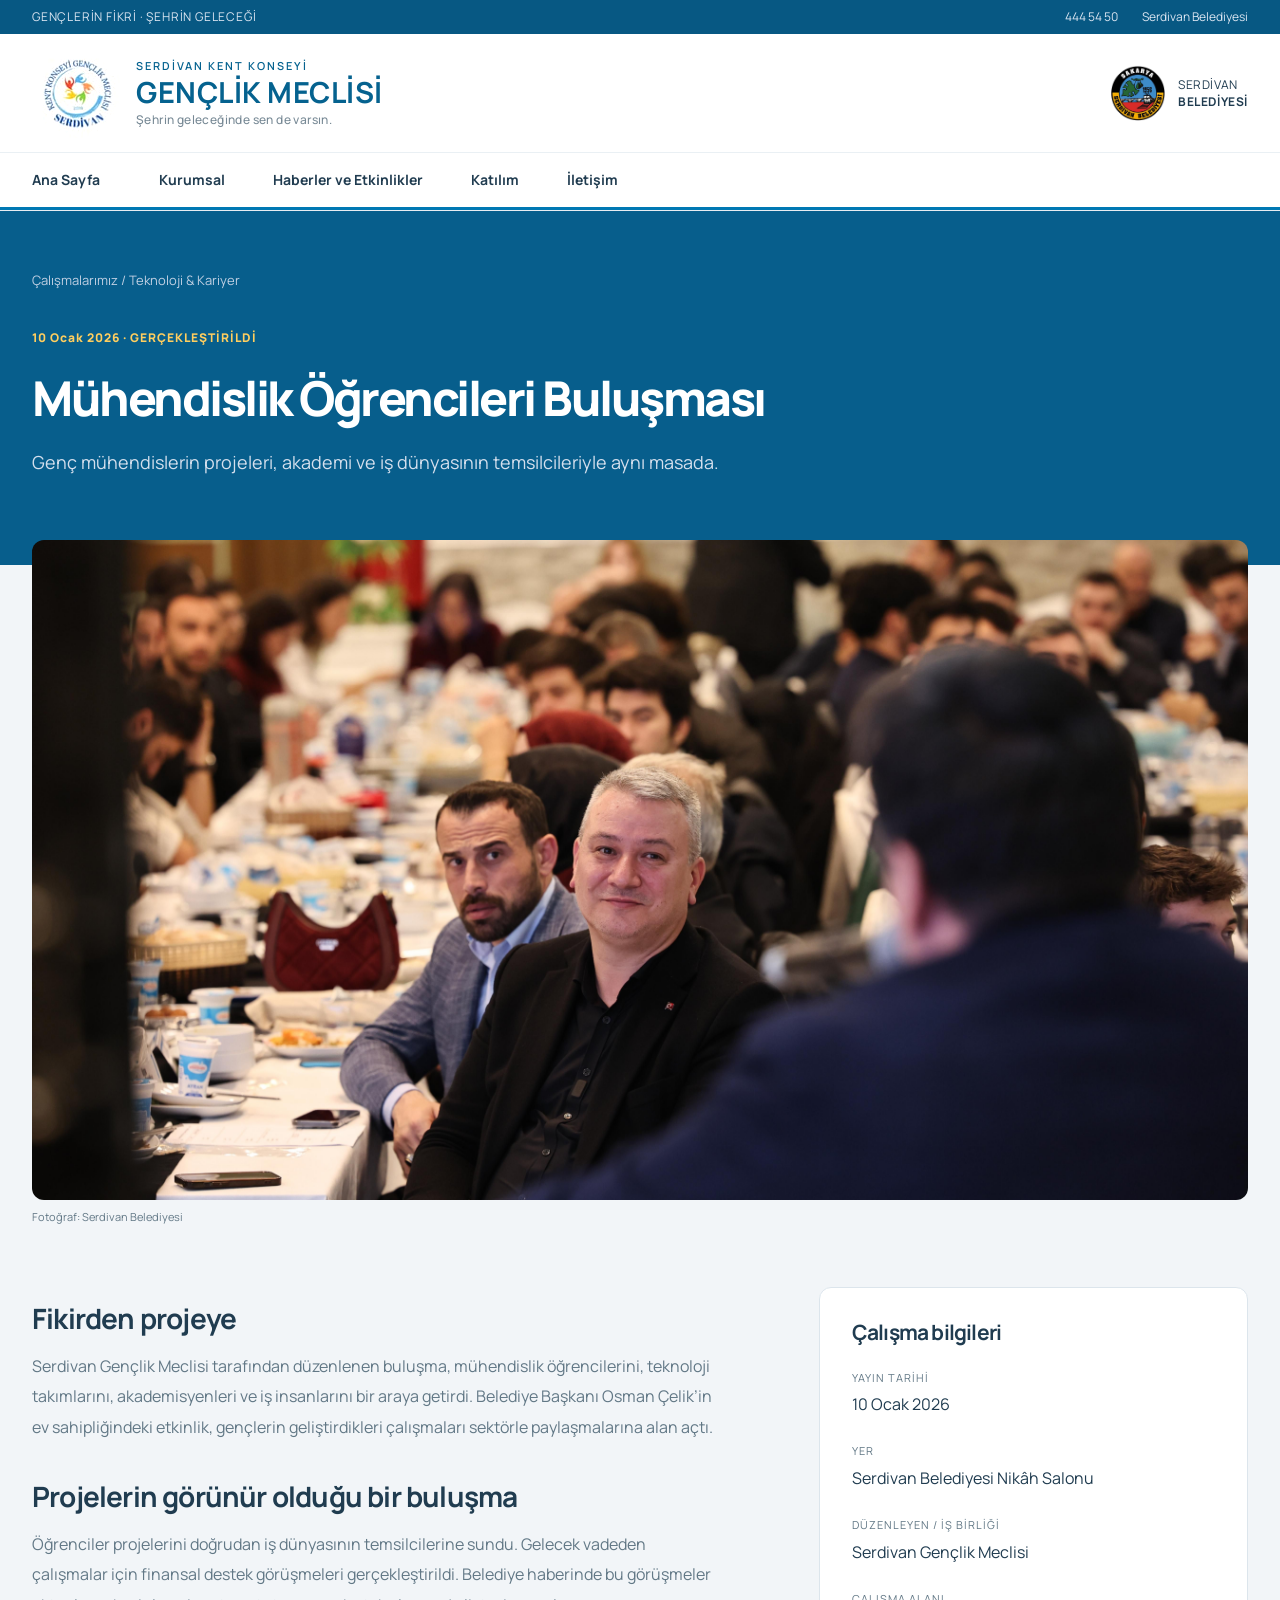
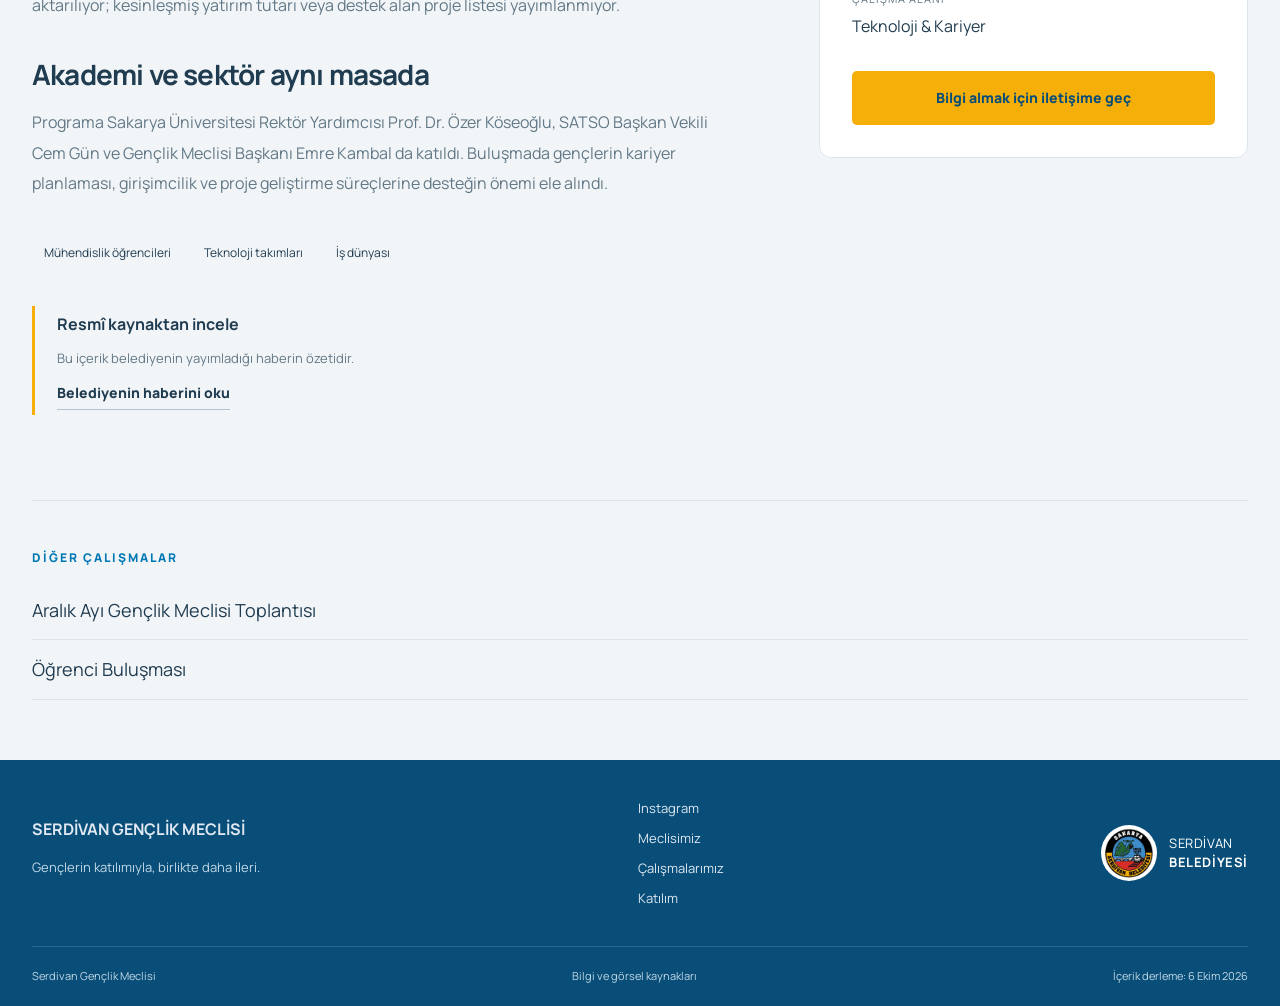
<file: serdivan-genclik-cloudflare/muhendislik-bulusmasi.html>
<!doctype html>
<html lang="tr"><head><meta charset="UTF-8"><meta name="viewport" content="width=device-width, initial-scale=1"><meta name="description" content="Genç mühendislerin projeleri, akademi ve iş dünyasının temsilcileriyle aynı masada."><meta name="theme-color" content="#173961"><title>Mühendislik Öğrencileri Buluşması | Serdivan Gençlik Meclisi</title><link rel="icon" type="image/jpeg" href="assets/genclik-logo.jpg"><link rel="stylesheet" href="style.css?v=20261006"><link rel="stylesheet" href="portal.css?v=20261006"></head><body><a class="skip" href="#icerik">İçeriğe geç</a><div class="utility"><div class="container"><span>GENÇLERİN FİKRİ · ŞEHRİN GELECEĞİ</span><div><a href="index.html#iletisim">444 54 50</a><a href="https://www.serdivan.bel.tr/" target="_blank" rel="noopener">Serdivan Belediyesi</a></div></div></div><header><div class="container masthead"><a class="brand youth-brand" href="index.html" aria-label="Serdivan Gençlik Meclisi ana sayfa"><span class="youth-logo-slot"><img src="assets/genclik-logo.jpg" alt="Serdivan Kent Konseyi Gençlik Meclisi logosu" width="100" height="100"></span><span><small>SERDİVAN KENT KONSEYİ</small><b>GENÇLİK MECLİSİ</b><strong>Şehrin geleceğinde sen de varsın.</strong></span></a><a class="municipal-brand" href="https://www.serdivan.bel.tr/" target="_blank" rel="noopener"><img src="assets/belediye-logo.png" width="58" height="58" alt="Serdivan Belediyesi logosu"><span>SERDİVAN<br><b>BELEDİYESİ</b></span></a><button class="menu-toggle" aria-label="Menüyü aç" aria-expanded="false" aria-controls="navigation">Menü <span>☰</span></button></div><div class="nav-bar"><nav class="container" id="navigation" aria-label="Ana menü"><a href="index.html">Ana Sayfa</a><a href="index.html#hakkimizda">Kurumsal</a><a href="index.html#calismalar">Haberler ve Etkinlikler</a><a href="index.html#katilim">Katılım</a><a href="index.html#iletisim">İletişim</a></nav></div></header><main id="icerik"><section class="detail-heading"><div class="container"><a class="breadcrumb" href="index.html#calismalar">Çalışmalarımız / Teknoloji & Kariyer</a><p class="eyebrow">10 Ocak 2026 · GERÇEKLEŞTİRİLDİ</p><h1>Mühendislik Öğrencileri Buluşması</h1><p>Genç mühendislerin projeleri, akademi ve iş dünyasının temsilcileriyle aynı masada.</p></div></section><div class="container detail-photo"><img src="assets/muhendislik.jpg" alt="Mühendislik Öğrencileri Buluşması etkinliği" width="1280" height="720"><span>Fotoğraf: Serdivan Belediyesi</span></div><div class="container detail-body"><article><section><h2>Fikirden projeye</h2><p>Serdivan Gençlik Meclisi tarafından düzenlenen buluşma, mühendislik öğrencilerini, teknoloji takımlarını, akademisyenleri ve iş insanlarını bir araya getirdi. Belediye Başkanı Osman Çelik’in ev sahipliğindeki etkinlik, gençlerin geliştirdikleri çalışmaları sektörle paylaşmalarına alan açtı.</p></section><section><h2>Projelerin görünür olduğu bir buluşma</h2><p>Öğrenciler projelerini doğrudan iş dünyasının temsilcilerine sundu. Gelecek vadeden çalışmalar için finansal destek görüşmeleri gerçekleştirildi. Belediye haberinde bu görüşmeler aktarılıyor; kesinleşmiş yatırım tutarı veya destek alan proje listesi yayımlanmıyor.</p></section><section><h2>Akademi ve sektör aynı masada</h2><p>Programa Sakarya Üniversitesi Rektör Yardımcısı Prof. Dr. Özer Köseoğlu, SATSO Başkan Vekili Cem Gün ve Gençlik Meclisi Başkanı Emre Kambal da katıldı. Buluşmada gençlerin kariyer planlaması, girişimcilik ve proje geliştirme süreçlerine desteğin önemi ele alındı.</p></section><div class="tags"><span>Mühendislik öğrencileri</span><span>Teknoloji takımları</span><span>İş dünyası</span></div><div class="source-box"><b>Resmî kaynaktan incele</b><p>Bu içerik belediyenin yayımladığı haberin özetidir.</p><a class="read-link" href="https://www.serdivan.bel.tr/haberler/serdivan-da-gelecegin-muehendisleri-is-duenyasiyla-bulustu" target="_blank" rel="noopener">Belediyenin haberini oku</a></div></article><aside><h2>Çalışma bilgileri</h2><dl><dt>Yayın tarihi</dt><dd>10 Ocak 2026</dd><dt>Yer</dt><dd>Serdivan Belediyesi Nikâh Salonu</dd><dt>Düzenleyen / iş birliği</dt><dd>Serdivan Gençlik Meclisi</dd><dt>Çalışma alanı</dt><dd>Teknoloji & Kariyer</dd></dl><a class="button gold" href="index.html#iletisim">Bilgi almak için iletişime geç</a></aside></div><section class="container related"><p class="eyebrow blue">DİĞER ÇALIŞMALAR</p><a href="genclik-meclisi-toplantisi.html">Aralık Ayı Gençlik Meclisi Toplantısı</a><a href="ogrenci-bulusmasi.html">Öğrenci Buluşması</a></section></main><footer><div class="container footer-top"><div><b>SERDİVAN GENÇLİK MECLİSİ</b><p>Gençlerin katılımıyla, birlikte daha ileri.</p></div><div class="footer-links"><a href="https://www.instagram.com/serdivangenclikmeclisi/" target="_blank" rel="noopener">Instagram</a><a href="index.html#hakkimizda">Meclisimiz</a><a href="index.html#calismalar">Çalışmalarımız</a><a href="index.html#katilim">Katılım</a></div><a class="municipal-brand" href="https://www.serdivan.bel.tr/" target="_blank" rel="noopener"><img src="assets/belediye-logo.png" width="58" height="58" alt="Serdivan Belediyesi"><span>SERDİVAN<br><b>BELEDİYESİ</b></span></a></div><div class="container footer-bottom"><span>Serdivan Gençlik Meclisi</span><a href="kaynaklar.html">Bilgi ve görsel kaynakları</a><span>İçerik derleme: 6 Ekim 2026</span></div></footer><nav class="mobile-dock" aria-label="Mobil hızlı erişim"><a href="index.html"><svg viewBox="0 0 24 24" aria-hidden="true" fill="none" stroke="currentColor" stroke-width="1.7" stroke-linecap="round" stroke-linejoin="round"><path d="m3 10 9-7 9 7v11h-6v-7H9v7H3Z"/></svg><span>Ana Sayfa</span></a><a href="index.html#calismalar"><svg viewBox="0 0 24 24" aria-hidden="true" fill="none" stroke="currentColor" stroke-width="1.7" stroke-linecap="round" stroke-linejoin="round"><rect x="3" y="5" width="18" height="16" rx="2"/><path d="M3 10h18M8 3v5m8-5v5"/></svg><span>Etkinlikler</span></a><a href="index.html#hakkimizda"><svg viewBox="0 0 24 24" aria-hidden="true" fill="none" stroke="currentColor" stroke-width="1.7" stroke-linecap="round" stroke-linejoin="round"><path d="M12 5C8 2 3 3 3 3v17s5-1 9 2c4-3 9-2 9-2V3s-5-1-9 2Zm0 0v17"/></svg><span>Meclisimiz</span></a><button class="dock-menu" aria-label="Tüm menüyü aç"><svg viewBox="0 0 24 24" aria-hidden="true" fill="none" stroke="currentColor" stroke-width="1.7" stroke-linecap="round" stroke-linejoin="round"><path d="M4 6h16M4 12h16M4 18h16"/></svg><span>Menü</span></button></nav><script src="app.js?v=20261006" defer></script></body></html>
</file>
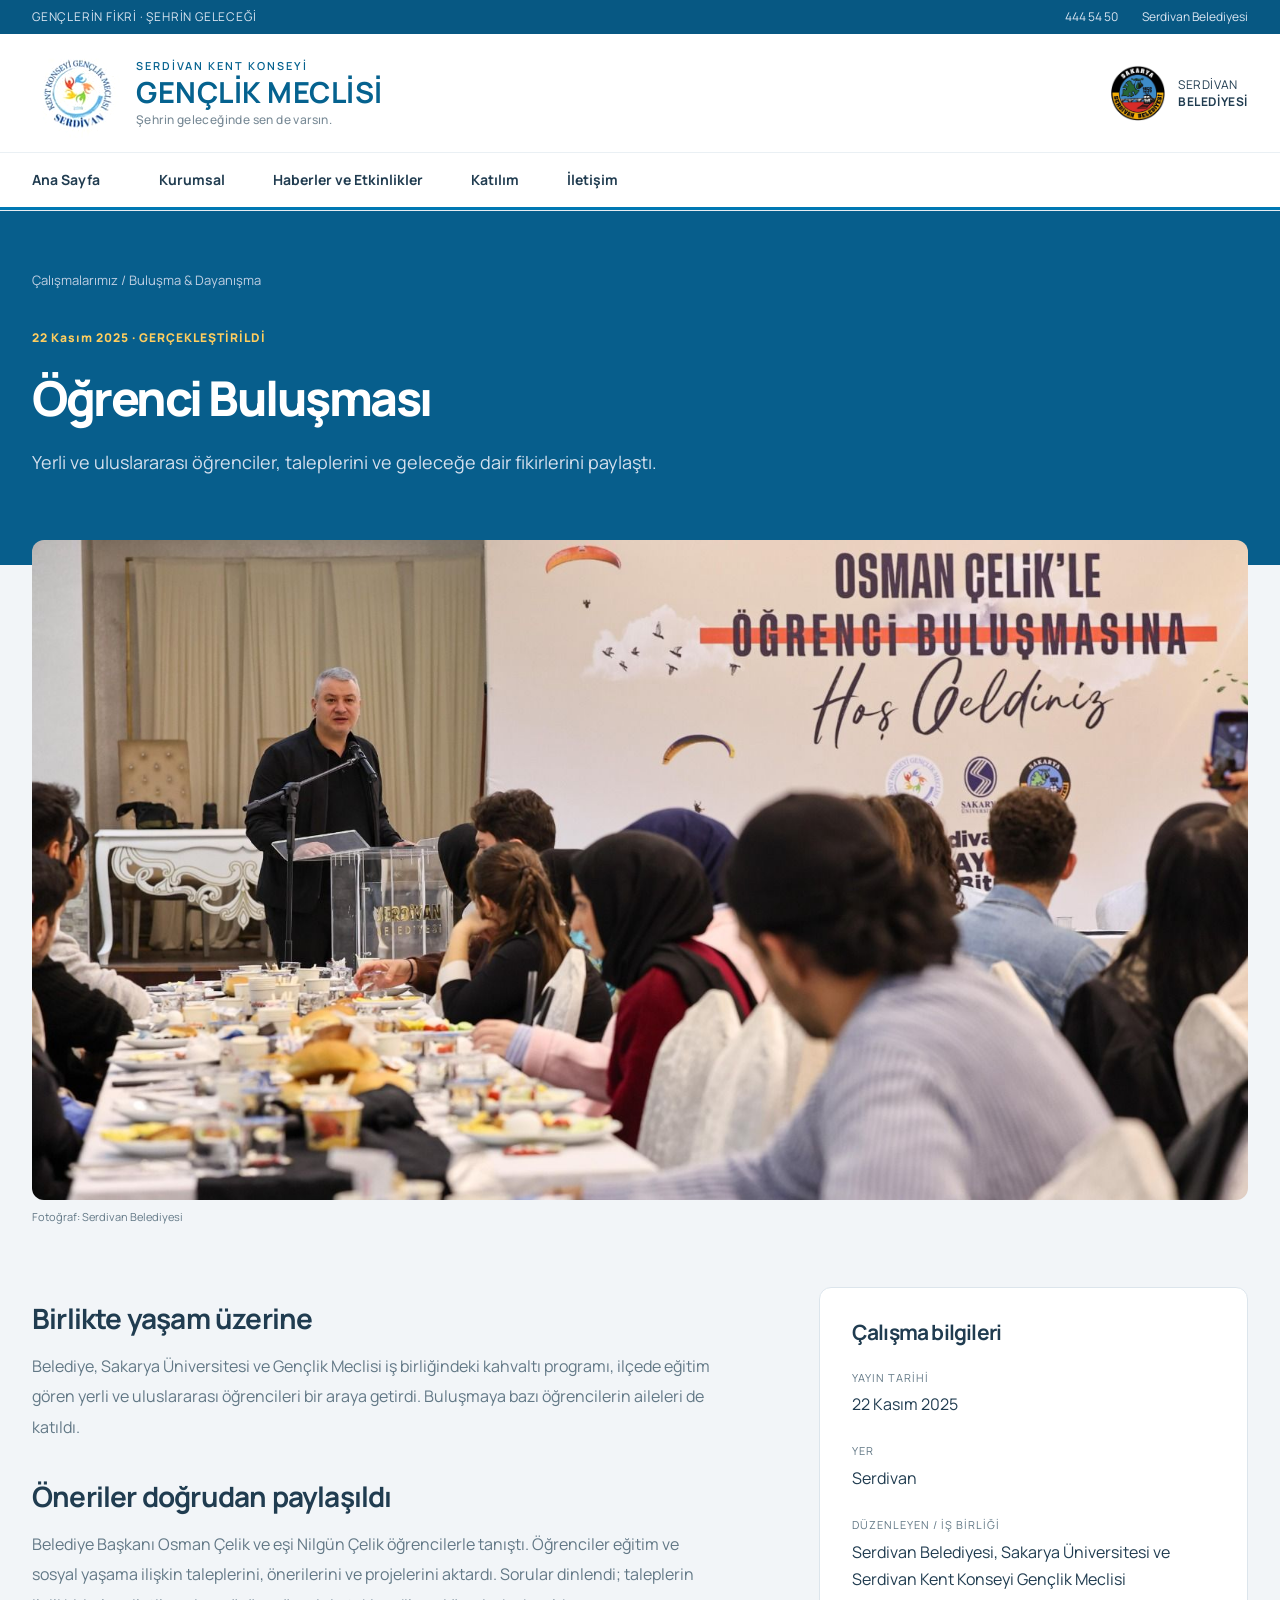
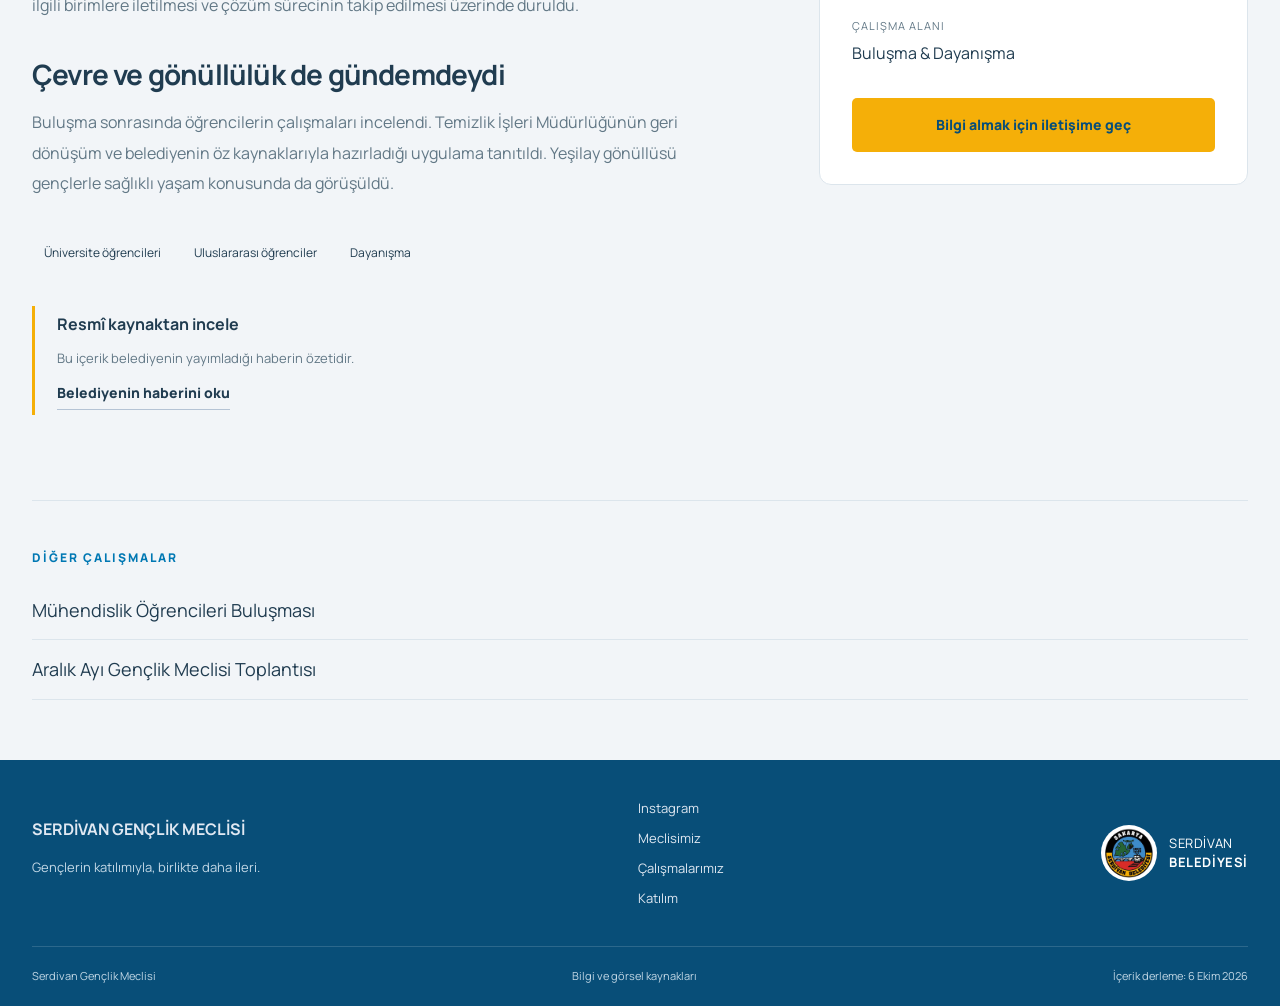
<file: serdivan-genclik-cloudflare/ogrenci-bulusmasi.html>
<!doctype html>
<html lang="tr"><head><meta charset="UTF-8"><meta name="viewport" content="width=device-width, initial-scale=1"><meta name="description" content="Yerli ve uluslararası öğrenciler, taleplerini ve geleceğe dair fikirlerini paylaştı."><meta name="theme-color" content="#173961"><title>Öğrenci Buluşması | Serdivan Gençlik Meclisi</title><link rel="icon" type="image/jpeg" href="assets/genclik-logo.jpg"><link rel="stylesheet" href="style.css?v=20261006"><link rel="stylesheet" href="portal.css?v=20261006"></head><body><a class="skip" href="#icerik">İçeriğe geç</a><div class="utility"><div class="container"><span>GENÇLERİN FİKRİ · ŞEHRİN GELECEĞİ</span><div><a href="index.html#iletisim">444 54 50</a><a href="https://www.serdivan.bel.tr/" target="_blank" rel="noopener">Serdivan Belediyesi</a></div></div></div><header><div class="container masthead"><a class="brand youth-brand" href="index.html" aria-label="Serdivan Gençlik Meclisi ana sayfa"><span class="youth-logo-slot"><img src="assets/genclik-logo.jpg" alt="Serdivan Kent Konseyi Gençlik Meclisi logosu" width="100" height="100"></span><span><small>SERDİVAN KENT KONSEYİ</small><b>GENÇLİK MECLİSİ</b><strong>Şehrin geleceğinde sen de varsın.</strong></span></a><a class="municipal-brand" href="https://www.serdivan.bel.tr/" target="_blank" rel="noopener"><img src="assets/belediye-logo.png" width="58" height="58" alt="Serdivan Belediyesi logosu"><span>SERDİVAN<br><b>BELEDİYESİ</b></span></a><button class="menu-toggle" aria-label="Menüyü aç" aria-expanded="false" aria-controls="navigation">Menü <span>☰</span></button></div><div class="nav-bar"><nav class="container" id="navigation" aria-label="Ana menü"><a href="index.html">Ana Sayfa</a><a href="index.html#hakkimizda">Kurumsal</a><a href="index.html#calismalar">Haberler ve Etkinlikler</a><a href="index.html#katilim">Katılım</a><a href="index.html#iletisim">İletişim</a></nav></div></header><main id="icerik"><section class="detail-heading"><div class="container"><a class="breadcrumb" href="index.html#calismalar">Çalışmalarımız / Buluşma & Dayanışma</a><p class="eyebrow">22 Kasım 2025 · GERÇEKLEŞTİRİLDİ</p><h1>Öğrenci Buluşması</h1><p>Yerli ve uluslararası öğrenciler, taleplerini ve geleceğe dair fikirlerini paylaştı.</p></div></section><div class="container detail-photo"><img src="assets/ogrenciler.jpg" alt="Öğrenci Buluşması etkinliği" width="1280" height="720"><span>Fotoğraf: Serdivan Belediyesi</span></div><div class="container detail-body"><article><section><h2>Birlikte yaşam üzerine</h2><p>Belediye, Sakarya Üniversitesi ve Gençlik Meclisi iş birliğindeki kahvaltı programı, ilçede eğitim gören yerli ve uluslararası öğrencileri bir araya getirdi. Buluşmaya bazı öğrencilerin aileleri de katıldı.</p></section><section><h2>Öneriler doğrudan paylaşıldı</h2><p>Belediye Başkanı Osman Çelik ve eşi Nilgün Çelik öğrencilerle tanıştı. Öğrenciler eğitim ve sosyal yaşama ilişkin taleplerini, önerilerini ve projelerini aktardı. Sorular dinlendi; taleplerin ilgili birimlere iletilmesi ve çözüm sürecinin takip edilmesi üzerinde duruldu.</p></section><section><h2>Çevre ve gönüllülük de gündemdeydi</h2><p>Buluşma sonrasında öğrencilerin çalışmaları incelendi. Temizlik İşleri Müdürlüğünün geri dönüşüm ve belediyenin öz kaynaklarıyla hazırladığı uygulama tanıtıldı. Yeşilay gönüllüsü gençlerle sağlıklı yaşam konusunda da görüşüldü.</p></section><div class="tags"><span>Üniversite öğrencileri</span><span>Uluslararası öğrenciler</span><span>Dayanışma</span></div><div class="source-box"><b>Resmî kaynaktan incele</b><p>Bu içerik belediyenin yayımladığı haberin özetidir.</p><a class="read-link" href="https://www.serdivan.bel.tr/haberler/serdivan-da-oegrenci-bulusmasi-gencler-gelecege-dair-fikirlerini-paylasti" target="_blank" rel="noopener">Belediyenin haberini oku</a></div></article><aside><h2>Çalışma bilgileri</h2><dl><dt>Yayın tarihi</dt><dd>22 Kasım 2025</dd><dt>Yer</dt><dd>Serdivan</dd><dt>Düzenleyen / iş birliği</dt><dd>Serdivan Belediyesi, Sakarya Üniversitesi ve Serdivan Kent Konseyi Gençlik Meclisi</dd><dt>Çalışma alanı</dt><dd>Buluşma & Dayanışma</dd></dl><a class="button gold" href="index.html#iletisim">Bilgi almak için iletişime geç</a></aside></div><section class="container related"><p class="eyebrow blue">DİĞER ÇALIŞMALAR</p><a href="muhendislik-bulusmasi.html">Mühendislik Öğrencileri Buluşması</a><a href="genclik-meclisi-toplantisi.html">Aralık Ayı Gençlik Meclisi Toplantısı</a></section></main><footer><div class="container footer-top"><div><b>SERDİVAN GENÇLİK MECLİSİ</b><p>Gençlerin katılımıyla, birlikte daha ileri.</p></div><div class="footer-links"><a href="https://www.instagram.com/serdivangenclikmeclisi/" target="_blank" rel="noopener">Instagram</a><a href="index.html#hakkimizda">Meclisimiz</a><a href="index.html#calismalar">Çalışmalarımız</a><a href="index.html#katilim">Katılım</a></div><a class="municipal-brand" href="https://www.serdivan.bel.tr/" target="_blank" rel="noopener"><img src="assets/belediye-logo.png" width="58" height="58" alt="Serdivan Belediyesi"><span>SERDİVAN<br><b>BELEDİYESİ</b></span></a></div><div class="container footer-bottom"><span>Serdivan Gençlik Meclisi</span><a href="kaynaklar.html">Bilgi ve görsel kaynakları</a><span>İçerik derleme: 6 Ekim 2026</span></div></footer><nav class="mobile-dock" aria-label="Mobil hızlı erişim"><a href="index.html"><svg viewBox="0 0 24 24" aria-hidden="true" fill="none" stroke="currentColor" stroke-width="1.7" stroke-linecap="round" stroke-linejoin="round"><path d="m3 10 9-7 9 7v11h-6v-7H9v7H3Z"/></svg><span>Ana Sayfa</span></a><a href="index.html#calismalar"><svg viewBox="0 0 24 24" aria-hidden="true" fill="none" stroke="currentColor" stroke-width="1.7" stroke-linecap="round" stroke-linejoin="round"><rect x="3" y="5" width="18" height="16" rx="2"/><path d="M3 10h18M8 3v5m8-5v5"/></svg><span>Etkinlikler</span></a><a href="index.html#hakkimizda"><svg viewBox="0 0 24 24" aria-hidden="true" fill="none" stroke="currentColor" stroke-width="1.7" stroke-linecap="round" stroke-linejoin="round"><path d="M12 5C8 2 3 3 3 3v17s5-1 9 2c4-3 9-2 9-2V3s-5-1-9 2Zm0 0v17"/></svg><span>Meclisimiz</span></a><button class="dock-menu" aria-label="Tüm menüyü aç"><svg viewBox="0 0 24 24" aria-hidden="true" fill="none" stroke="currentColor" stroke-width="1.7" stroke-linecap="round" stroke-linejoin="round"><path d="M4 6h16M4 12h16M4 18h16"/></svg><span>Menü</span></button></nav><script src="app.js?v=20261006" defer></script></body></html>
</file>
<file: serdivan-genclik-cloudflare/style.css>
@import url('https://fonts.googleapis.com/css2?family=Manrope:wght@400;500;600;700;800&display=swap');
:root{--navy:#173961;--deep:#102d50;--blue:#2563eb;--gold:#f5af08;--ink:#172d46;--muted:#617085;--line:#dce3eb;--paper:#f5f7fa}*{box-sizing:border-box}html{scroll-behavior:smooth;scroll-padding-top:110px}body{margin:0;font-family:Manrope,Arial,sans-serif;color:var(--ink);font-size:16px;line-height:1.7}a{color:inherit;text-decoration:none}button,input{font:inherit}button,a{-webkit-tap-highlight-color:transparent}button{cursor:pointer}img{display:block;max-width:100%;object-fit:cover}button:focus-visible,a:focus-visible,summary:focus-visible{outline:3px solid var(--gold);outline-offset:5px}.container{width:min(1280px,calc(100% - 96px));margin:auto}.utility{background:var(--deep);color:#dce6f2;font-size:12px;letter-spacing:1px}.utility>.container{display:flex;justify-content:space-between;padding-block:10px}.utility a{letter-spacing:0}header{position:sticky;top:0;z-index:20;background:#fffffff5;border-bottom:1px solid #e8edf2;backdrop-filter:blur(15px)}.nav{display:flex;align-items:center;justify-content:space-between;min-height:104px}.brand{display:flex;gap:18px;align-items:center}.brand img{width:67px;height:67px;object-fit:contain}.brand>span{display:flex;flex-direction:column;border-left:1px solid #d8dfe8;padding-left:18px;line-height:1.4}.brand b{font-size:22px;letter-spacing:3px}.brand strong{font-size:12px;letter-spacing:1.8px}nav{display:flex;align-items:center;gap:34px;font-size:14px;font-weight:700}nav a{transition:color .2s}nav a:hover{color:#b57900}.nav-contact{padding:11px 23px;border:1px solid var(--line)}.menu-toggle{display:none}.hero{background:var(--navy);color:white;overflow:hidden;position:relative}.hero-layout{display:grid;grid-template-columns:1.05fr 1fr;min-height:650px;gap:50px;align-items:center}.hero-copy{padding-top:38px}.eyebrow{font-size:12px;font-weight:800;letter-spacing:2px;display:flex;align-items:center;gap:12px}.eyebrow>span{width:24px;height:3px;background:var(--gold)}h1{font-size:clamp(40px,4.4vw,66px);line-height:1.12;letter-spacing:-2.5px;font-weight:800;margin:34px 0 25px}h1 em{font-style:normal;color:var(--gold)}.hero-intro{color:#d4deea;font-size:17px;line-height:1.9}.hero-actions{display:flex;align-items:center;gap:30px;margin-top:35px}.button{display:inline-flex;align-items:center;justify-content:center;padding:15px 25px;font-size:14px;font-weight:800;border:0;transition:transform .25s,background .25s}.button:hover{transform:translateY(-3px)}.gold{background:var(--gold);color:var(--deep)}.text-link{font-size:14px;font-weight:700;border-bottom:1px solid #ffffff70;padding-block:8px}.hero-bottom{display:flex;gap:30px;font-size:11px;letter-spacing:1px;border-top:1px solid #ffffff22;margin-top:60px;padding-top:22px;color:#bdcce0}.hero-visual{position:relative;height:510px;margin:45px 22px 45px 0}.photo-frame{height:100%;position:relative;overflow:hidden;border-radius:100px 0 0 0}.photo-frame>img{width:100%;height:100%;transition:transform 1.2s;object-position:center}.photo-frame:hover>img{transform:scale(1.035)}.photo-frame:after{content:'';position:absolute;inset:0;background:linear-gradient(180deg,#102d5000 28%,#102d50ed)}.photo-caption{position:absolute;z-index:2;bottom:35px;left:35px}.photo-caption>span{font-size:11px;letter-spacing:2px;color:#ffd061}.photo-caption p{font-size:32px;font-weight:700;line-height:1.25;margin:15px 0}.photo-caption a{font-size:13px;border-bottom:1px solid #ffffff70}.vertical-label{position:absolute;writing-mode:vertical-rl;right:-30px;top:45px;font-size:10px;letter-spacing:3px;color:#c2d1e4}.intro-strip{background:var(--paper);border-bottom:1px solid var(--line)}.intro-strip .container{display:grid;grid-template-columns:1.4fr 1fr 1.2fr 1.1fr;align-items:center;gap:35px;padding-block:34px}.intro-strip p{font-size:18px;line-height:1.6;margin:0}.intro-strip .container>div{border-left:1px solid var(--line);padding-left:30px;display:flex;flex-direction:column;gap:8px}.intro-strip span{font-size:10px;letter-spacing:1.5px;color:var(--muted)}.intro-strip b{font-size:18px}.skip{position:fixed;top:-100px;left:20px;z-index:100;background:var(--gold);padding:12px}.skip:focus{top:12px}
@media(max-width:1000px){.container{width:calc(100% - 48px)}nav{gap:20px}.hero-layout{gap:25px}.hero-bottom{gap:15px}.intro-strip .container{gap:15px}.intro-strip .container>div{padding-left:18px}}@media(max-width:740px){.utility{font-size:9px;letter-spacing:.4px}.container{width:calc(100% - 40px)}.nav{min-height:84px}.brand img{width:48px;height:48px}.brand{gap:10px}.brand>span{padding-left:12px}.brand b{font-size:17px;letter-spacing:2px}.brand strong{font-size:9px;letter-spacing:1px}.menu-toggle{display:flex;gap:12px;border:0;background:transparent;color:var(--navy);font-size:14px}nav{display:none;position:absolute;top:100%;left:0;right:0;background:white;padding:24px;box-shadow:0 15px 20px #102d5015}nav.open{display:flex;flex-direction:column;align-items:stretch}nav a{padding:9px}.hero-layout{grid-template-columns:1fr;gap:0}.hero-copy{padding-top:40px}h1{font-size:46px;letter-spacing:-2px;margin-top:26px}.hero-intro{font-size:16px}.hero-actions{gap:23px}.hero-bottom{margin-top:35px;font-size:9px;justify-content:space-between}.hero-visual{height:350px;margin:35px 15px 35px 0}.photo-frame{border-radius:65px 0 0 0}.photo-caption{left:25px;bottom:25px}.vertical-label{right:-25px}.intro-strip .container{grid-template-columns:1fr 1fr;gap:26px;padding-block:30px}.intro-strip .container>div{padding-left:15px}.intro-strip b{font-size:16px}.intro-strip p{font-size:16px}.desktop{display:none}}@media(prefers-reduced-motion:reduce){html{scroll-behavior:auto}*,*:before,*:after{animation:none!important;transition:none!important}}
.section{padding-block:100px}.section-head{display:flex;align-items:flex-end;justify-content:space-between;gap:30px;margin-bottom:38px}.section-head>p{font-size:15px;color:var(--muted);margin-bottom:8px}.blue{color:var(--blue)}h2{font-size:clamp(32px,3.4vw,48px);letter-spacing:-1.8px;line-height:1.18;margin:15px 0 0}h2 span{color:var(--muted)}.filters{display:flex;gap:12px;margin-bottom:32px;flex-wrap:wrap}.filters button{padding:10px 19px;background:white;border:1px solid var(--line);color:var(--muted);font-size:13px;font-weight:700;border-radius:3px;transition:background .2s,color .2s}.filters button.active{background:var(--navy);border-color:var(--navy);color:white}.filters button:hover{border-color:var(--navy)}.filters small{margin-left:10px;font-weight:500}.project-grid{display:grid;grid-template-columns:repeat(3,1fr);gap:30px}.project-card[hidden]{display:none}.card-image{display:block;position:relative;overflow:hidden;aspect-ratio:1.5;background:var(--paper)}.card-image img{height:100%;width:100%;transition:transform .6s}.card-image:hover img{transform:scale(1.05)}.card-image>span{position:absolute;left:16px;bottom:16px;font-size:11px;background:white;padding:6px 12px;font-weight:700}.card-meta{display:flex;justify-content:space-between;color:var(--muted);font-size:11px;margin-top:22px;gap:10px}.card-meta>span{font-size:9px;letter-spacing:.7px;color:#547266}.project-card h3{font-size:23px;line-height:1.4;letter-spacing:-.8px;margin:13px 0 12px}.project-card>p{font-size:14px;color:var(--muted);line-height:1.8;margin:0 0 22px}.read-link{display:inline-block;font-size:13px;font-weight:800;border-bottom:1px solid #b5c4d5;padding-bottom:5px;transition:color .2s}.read-link:hover{color:var(--blue)}.about{background:var(--paper);padding-block:88px}.about-grid{display:grid;grid-template-columns:1fr 1fr;gap:90px;align-items:center}.about-image{height:650px;position:relative}.about-image>img{height:100%;width:100%;object-position:38% center}.image-note{position:absolute;bottom:-1px;right:-1px;padding:28px 35px;background:var(--navy);color:white;font-size:20px;line-height:1.65;max-width:90%}.image-note strong{color:var(--gold);font-weight:500}.about-copy>p:not(.eyebrow){color:var(--muted);font-size:15px}.about-copy .lead{font-size:19px!important;color:var(--ink)!important;margin-top:27px}.principles{margin:25px 0}.principles>div{display:flex;gap:22px;border-top:1px solid var(--line);padding:15px 0}.principles>div>span{font-size:12px;color:var(--blue);padding-top:4px}.principles p{font-size:13px;color:var(--muted);margin:0}.principles b{display:block;font-size:16px;color:var(--ink);margin-bottom:3px}.participation{padding:90px 0;background:var(--navy);color:white;position:relative;overflow:hidden}.participation .eyebrow{color:#ffce5f}.participation .section-head>p{color:#c4d2e2}.participation-steps{display:grid;grid-template-columns:repeat(3,1fr);gap:55px;margin-top:55px}.participation-steps>div{border-top:1px solid #ffffff40;padding-top:23px}.participation-steps span{color:var(--gold);font-size:14px}.participation-steps h3{font-size:25px;letter-spacing:-.7px;margin:20px 0 12px}.participation-steps p{color:#c4d2e2;font-size:15px;max-width:300px}.participation-bottom{display:flex;align-items:center;justify-content:space-between;margin-top:35px;border-top:1px solid #ffffff30;padding-top:25px}.participation-bottom p{font-size:20px}.faq-section{display:grid;grid-template-columns:1fr 1.3fr;gap:70px}.faq details{border-bottom:1px solid var(--line)}.faq summary{cursor:pointer;list-style:none;padding:23px 30px 23px 0;font-size:16px;font-weight:700;position:relative}.faq summary::-webkit-details-marker{display:none}.faq summary:after{content:'+';position:absolute;right:0;top:17px;font-size:25px;font-weight:400;color:var(--blue)}.faq details[open] summary:after{content:'−'}.faq details p{font-size:14px;color:var(--muted);margin:0 30px 24px 0}.faq a{text-decoration:underline;color:var(--navy)}.contact{background:#edf2f8;padding:80px 0}.contact-grid{display:grid;grid-template-columns:1.2fr 1fr;gap:90px}.contact h2 span{color:var(--blue)}.contact p{color:var(--muted);font-size:15px}.phone{display:block;font-size:46px;letter-spacing:-1px;font-weight:800;margin-top:25px}.contact-caption{display:block;font-size:10px;letter-spacing:1px;color:var(--muted)}.contact-info>div{border-bottom:1px solid #cad5e3;padding:22px 0}.contact-info>div:last-child{border:0}.contact-info>div>span{display:block;color:var(--muted);font-size:10px;letter-spacing:1px;margin-bottom:10px}.contact-info>div>a:not(.read-link){font-size:19px;font-weight:600;overflow-wrap:anywhere}.contact-info p{color:var(--ink);margin:0 0 10px}footer{background:#0c2544;color:#e0e8f2}.footer-top{display:flex;justify-content:space-between;align-items:center;gap:35px;padding-block:45px}.footer-brand img{background:white;border-radius:50%;padding:4px;width:57px;height:57px}.footer-brand b{font-size:19px}.footer-brand strong{font-size:10px}.footer-top p{font-size:13px;color:#a8bbd1}.footer-top>a:last-child{font-size:13px}.footer-bottom{display:flex;justify-content:space-between;gap:20px;border-top:1px solid #ffffff25;padding-block:20px;font-size:11px;color:#9eb2ca}.sr-only{position:absolute;width:1px;height:1px;padding:0;margin:-1px;overflow:hidden;clip:rect(0,0,0,0);white-space:nowrap;border:0}.reveal.is-pending{opacity:0;transform:translateY(22px)}.reveal{transition:opacity .7s ease,transform .7s cubic-bezier(.2,.7,.2,1)}.detail-heading{background:var(--navy);color:white;padding:55px 0 75px}.breadcrumb{font-size:13px;color:#c1d0e3}.detail-heading .eyebrow{margin-top:35px;color:#ffce5f;letter-spacing:1px}.detail-heading h1{font-size:clamp(36px,4.7vw,62px);max-width:950px;margin:22px 0}.detail-heading p:last-child{font-size:18px;color:#d4dfed;max-width:740px}.detail-photo{margin-top:-25px;position:relative}.detail-photo img{width:100%;height:auto;max-height:660px;object-fit:cover}.detail-photo>span{display:block;font-size:11px;color:var(--muted);margin-top:8px}.detail-body{display:grid;grid-template-columns:1.6fr 1fr;gap:100px;padding-block:60px 85px}.detail-body article section{margin-bottom:38px}.detail-body h2{font-size:28px;letter-spacing:-.8px}.detail-body article p{color:var(--muted);font-size:16px;line-height:1.9}.detail-body aside{align-self:start;background:var(--paper);padding:32px;position:sticky;top:135px}.detail-body aside h2{font-size:21px;margin-top:0}.detail-body dt{font-size:11px;color:var(--muted);text-transform:uppercase;letter-spacing:1px;margin-top:24px}.detail-body dd{margin:4px 0 0;font-size:14px}.detail-body aside .button{font-size:12px;margin-top:15px;width:100%;padding-inline:10px}.tags{display:flex;gap:9px;flex-wrap:wrap}.tags span{padding:7px 12px;background:var(--paper);font-size:12px}.source-box{border-left:3px solid var(--gold);padding:5px 0 5px 22px;margin-top:35px}.source-box p{font-size:13px!important;margin:8px 0}.related{border-top:1px solid var(--line);padding-block:35px 60px}.related>a{display:block;font-size:20px;padding:14px 0;border-bottom:1px solid var(--line)}.sources{max-width:850px}.sources h1{font-size:48px}.sources h2{font-size:27px;margin-top:40px}.sources p,.sources li{color:var(--muted)}.sources li{margin:12px 0}.sources li a{color:var(--blue);text-decoration:underline}.sources .button{margin-top:25px}
@media(max-width:1000px){.about-grid{gap:45px}.about-image{height:630px}.contact-grid{gap:40px}.faq-section{gap:40px}.detail-body{gap:40px}.project-grid{gap:22px}.card-meta{flex-direction:column;gap:4px}.footer-top{gap:20px}}
@media(max-width:740px){.section{padding-block:60px}.section-head{display:block;margin-bottom:27px}.section-head>p{margin-top:20px;font-size:14px}.project-grid{grid-template-columns:1fr;gap:40px}.card-meta{flex-direction:row}.filters{gap:8px}.filters button{font-size:11px;padding:9px 12px}.project-card h3{font-size:25px}.project-card>p{font-size:15px}.card-image{aspect-ratio:1.55}.about{padding:50px 0 60px}.about-grid{grid-template-columns:1fr;gap:40px}.about-image{height:410px}.image-note{font-size:18px;padding:22px}.about-copy>p:not(.eyebrow){font-size:16px}.principles p{font-size:14px}.participation{padding-block:60px}.participation-steps{grid-template-columns:1fr;gap:20px;margin-top:35px}.participation-steps>div{display:grid;grid-template-columns:32px 1fr;gap:0 15px}.participation-steps h3{margin:0;font-size:23px}.participation-steps p{grid-column:2;max-width:none;margin-top:10px}.participation-steps span{padding-top:5px}.participation-bottom{align-items:flex-start;gap:20px;flex-direction:column}.participation-bottom p{margin:0}.faq-section{grid-template-columns:1fr;gap:25px}.contact{padding-block:60px}.contact-grid{grid-template-columns:1fr;gap:25px}.phone{font-size:43px}.contact-info>div>a:not(.read-link){font-size:18px}.footer-top{align-items:flex-start;flex-direction:column;padding-block:35px;gap:15px}.footer-top p{margin:0}.footer-bottom{flex-direction:column;gap:9px}.detail-heading{padding:30px 0 45px}.detail-heading h1{font-size:38px;letter-spacing:-1.6px}.detail-heading p:last-child{font-size:16px}.detail-heading .eyebrow{font-size:10px}.detail-photo{width:100%;margin-top:0}.detail-photo>span{padding-left:20px}.detail-body{grid-template-columns:1fr;gap:30px;padding-block:35px 50px}.detail-body aside{position:static}.detail-body h2{font-size:25px}.related>a{font-size:17px}.sources h1{font-size:39px}.eyebrow{font-size:10px;letter-spacing:1.5px}}
</file>
<file: serdivan-genclik-cloudflare/portal.css>
:root{--navy:#086697;--deep:#084e78;--blue:#0078b3;--gold:#f5af08;--ink:#203c50;--muted:#627886;--paper:#f2f5f8;--line:#dce5ec}body{background:var(--paper)}.container{width:min(1260px,calc(100% - 64px))}.utility{background:#075883;letter-spacing:.8px}.utility>.container{padding-block:7px}.utility .container>div{display:flex;gap:24px}header{background:white}.masthead{display:flex;justify-content:space-between;align-items:center;min-height:118px;gap:30px}.youth-brand{gap:14px;color:#05628f}.youth-brand>span{border:0;padding:0}.youth-brand small{font-size:11px;font-weight:600;letter-spacing:2px}.youth-brand b{font-size:29px;letter-spacing:.5px;line-height:1.35}.youth-brand strong{font-size:12px;font-weight:500;letter-spacing:.4px;color:#778995}.youth-logo-slot:empty{display:none}.youth-brand .youth-logo-slot{display:flex;align-items:center}.youth-logo-slot img{width:100px;height:90px;object-fit:contain}.municipal-brand{display:flex;align-items:center;gap:12px;font-size:12px;line-height:1.45;letter-spacing:.6px}.municipal-brand img{width:56px;height:56px;object-fit:contain}.nav-bar{border-top:1px solid #eaf0f4;border-bottom:3px solid var(--blue)}.nav-bar nav{display:flex;justify-content:flex-start;gap:0;min-height:53px}.nav-bar nav a{font-size:14px;padding:15px 24px;position:relative}.nav-bar nav a:first-child{padding-left:0;padding-right:35px}.nav-bar nav a:after{content:'';position:absolute;bottom:0;left:24px;right:24px;height:3px;background:var(--gold);transform:scaleX(0);transition:transform .25s}.nav-bar nav a:hover:after{transform:scaleX(1)}.nav-bar nav a:hover{color:var(--blue)}.portal-opening{padding-top:23px}.opening-line{display:flex;align-items:center;justify-content:space-between;margin-bottom:18px}.opening-line>span{font-size:11px;font-weight:800;letter-spacing:1.3px;color:var(--blue)}.opening-line p{font-size:12px;color:var(--muted);margin:0}.portal-grid{display:grid;grid-template-columns:2.1fr 1fr;gap:24px}.news-carousel{min-height:480px;position:relative;overflow:hidden;border-radius:14px;background:#0b4468;isolation:isolate;touch-action:pan-y}.news-slide{position:absolute;inset:0;opacity:0;visibility:hidden;transition:opacity .8s ease,visibility .8s}.news-slide.current{opacity:1;visibility:visible}.news-slide>img{width:100%;height:100%;object-position:center;transition:transform 7s linear;transform:scale(1.02)}.news-slide.current>img{transform:scale(1.075)}.news-slide:after{content:'';position:absolute;inset:0;background:linear-gradient(180deg,#062b4200 20%,#062b4250 43%,#052941ef 96%)}.slide-copy{position:absolute;left:35px;right:35px;bottom:82px;z-index:1;color:white;transform:translateY(15px);transition:transform .8s}.current .slide-copy{transform:translateY(0)}.slide-copy>span{display:inline-block;background:#ffffffed;color:#075a85;font-size:11px;font-weight:700;border-radius:3px;padding:4px 10px;margin-right:10px}.slide-copy time{font-size:12px;color:#e0e8ef}.slide-copy h1{font-size:36px;line-height:1.2;letter-spacing:-1px;margin:15px 0 12px;max-width:640px}.slide-copy p{font-size:14px;line-height:1.6;margin:0 0 17px;max-width:560px;color:#e6eef6}.slide-copy>a{font-size:13px;font-weight:700;display:inline-block;border-bottom:1px solid #ffffff90;padding-bottom:3px}.slider-controls{position:absolute;z-index:3;bottom:22px;left:35px;right:35px;display:flex;justify-content:space-between;align-items:center;color:white;border-top:1px solid #ffffff40;padding-top:13px;gap:10px}.slider-controls>div{display:flex;gap:10px}.slider-controls button{border:0;color:white;background:transparent;font-size:11px;padding:6px 4px}.slide-dots button{color:#cedce8;font-size:14px;padding:3px 9px;border-bottom:2px solid transparent;transition:color .3s,border-color .3s}.slide-dots button.active{color:var(--gold);border-color:var(--gold)}.slide-progress{height:3px;position:absolute;bottom:0;left:0;background:var(--gold);width:0}.slide-progress.running{animation:slide-time 7s linear infinite}@keyframes slide-time{from{width:0}to{width:100%}}.opening-aside{display:grid;grid-template-rows:1.5fr 1fr;gap:20px}.council-intro{padding:27px 30px;border-radius:14px;background:#087aaf;color:white;position:relative;overflow:hidden}.council-intro:before{content:'';position:absolute;right:-48px;top:35px;width:160px;height:160px;border:1px solid #ffffff35;transform:rotate(35deg);transition:transform .8s}.council-intro:hover:before{transform:rotate(65deg)}.council-intro>span,.opening-contact>span{font-size:10px;letter-spacing:1.5px;font-weight:700}.council-intro h2{font-size:33px;line-height:1.15;letter-spacing:-.8px;margin:13px 0}.council-intro p{color:#e2f0f7;font-size:13px;max-width:250px;margin:12px 0}.council-intro b,.opening-contact b{font-size:12px;border-bottom:1px solid #ffffff70;padding-bottom:3px}.opening-contact{padding:23px 30px;border-radius:14px;background:white;border:1px solid var(--line)}.opening-contact>span{color:var(--blue)}.opening-contact strong{display:block;font-size:21px;margin:7px 0}.opening-contact p{font-size:13px;color:var(--muted);margin:6px 0 12px}.opening-contact b{color:var(--blue);border-color:#b2cbdc}.service-grid{display:grid;grid-template-columns:repeat(3,1fr);gap:24px;padding-top:28px}.service-card{position:relative;padding:27px 30px;min-height:228px;overflow:hidden;border-radius:13px;background:#e1eef4;transition:transform .35s,box-shadow .35s}.service-card:after{content:'';position:absolute;width:190px;height:190px;right:-65px;top:15px;border:35px solid #ffffff55;transform:rotate(32deg);transition:transform .7s}.service-card:hover{transform:translateY(-5px);box-shadow:0 12px 26px #133e6112}.service-card:hover:after{transform:rotate(48deg)}.service-org{background:#e1f0ef}.service-publications{background:#e8edf8}.tile-index{font-size:10px;letter-spacing:1.1px;font-weight:600;color:#4e788d}.service-card h2{font-size:27px;letter-spacing:-.8px;margin:15px 0 8px;line-height:1.15;position:relative;z-index:1}.service-card p{font-size:13px;color:#576e7c;margin:8px 0 16px;position:relative;z-index:1}.tile-action{font-size:12px;font-weight:700;position:relative;z-index:1;color:var(--deep)}.section{padding-block:65px}.section-head{margin-bottom:27px}.section-head h2{font-size:34px;letter-spacing:-1px}.section-head h2 span{color:var(--blue)}.section-head .eyebrow{font-size:10px}.section-head>p{font-size:14px}h2{font-size:38px;letter-spacing:-1px}.news-search{display:flex;align-items:center;gap:25px;margin-bottom:19px}.news-search span{font-size:14px;font-weight:700}.news-search input{border:1px solid var(--line);border-radius:6px;min-height:46px;padding:10px 16px;width:min(450px,100%);font:inherit;font-size:14px;background:white;color:var(--ink)}.news-search input:focus{outline:2px solid var(--blue);outline-offset:2px}.filters{gap:8px}.filters button{border-radius:5px;font-size:14px;padding:9px 17px}.project-grid{gap:24px}.project-card{border-radius:12px;overflow:hidden;background:white;border:1px solid #e1e8ee;padding-bottom:25px;transition:transform .3s,box-shadow .3s}.project-card:hover{transform:translateY(-5px);box-shadow:0 13px 30px #14345110}.project-card h3,.project-card>p,.project-card>.read-link,.project-card>.card-meta{margin-left:23px;margin-right:23px}.project-card h3{font-size:21px}.project-card>p{font-size:16px;line-height:1.7}.card-meta{font-size:12px}.card-meta>span{font-size:10px}.card-image>span{font-size:12px;border-radius:3px}.read-link{font-size:14px}.about{background:white;padding-block:65px}.about-grid{gap:65px}.about-image{height:550px;border-radius:13px;overflow:hidden}.image-note{font-size:18px;border-radius:12px 0 0 0}.about-copy>p:not(.eyebrow){font-size:16px}.principles p{font-size:14px}.participation{background:#076b9f;padding-block:65px}.participation h2{font-size:38px}.participation .eyebrow{font-size:11px}.participation-steps{gap:45px;margin-top:35px}.participation-steps p{font-size:16px}.participation-bottom .gold{border-radius:5px}.faq-section{background:var(--paper)}.faq details p{font-size:16px}.contact{background:#e5edf4;padding-block:65px}.contact p{font-size:16px}.contact h2{font-size:38px}.footer-top{padding-block:37px}.footer-links{display:flex;flex-direction:column;gap:8px;font-size:13px}footer{background:#084e78}.footer-top .municipal-brand{color:white}.footer-top .municipal-brand img{background:white;border-radius:50%;padding:3px}.footer-top p{color:#c3d8e6}.footer-bottom{color:#c3d8e6}.mobile-dock{display:none}.detail-heading{background:#075e8c;padding-bottom:70px}.detail-heading h1{font-size:48px}.detail-photo img{border-radius:12px}.detail-body aside{border:1px solid var(--line);background:white;border-radius:12px;top:205px}.detail-body aside .button{font-size:14px;border-radius:5px}.detail-body dd{font-size:16px}.related>a{font-size:18px}.sources{background:white;padding-inline:30px}.sources h1{font-size:40px}.sources h2{font-size:28px}.reveal{transition:opacity .7s,transform .7s cubic-bezier(.2,.7,.2,1)}.project-card.is-pending{transform:translateY(25px)}#no-results{padding:30px;background:white;border:1px solid var(--line);border-radius:8px}
@media(max-width:1050px){.container{width:calc(100% - 48px)}.masthead{min-height:105px}.youth-brand b{font-size:25px}.portal-grid{grid-template-columns:1.8fr 1fr;gap:18px}.news-carousel{min-height:475px}.slide-copy{left:25px;right:25px}.slide-copy h1{font-size:30px}.slider-controls{left:25px;right:25px}.council-intro,.opening-contact{padding:24px}.council-intro h2{font-size:28px}.service-card{padding:24px}.service-card h2{font-size:25px}.service-grid{gap:18px}.nav-bar nav a{padding-inline:18px;font-size:13px}.nav-bar nav a:first-child{padding-right:25px}.about-grid{gap:40px}.project-grid{gap:18px}.project-card h3{font-size:20px}}
@media(max-width:740px){body{padding-bottom:80px}.container{width:calc(100% - 36px)}html{scroll-padding-top:120px}.utility>.container{padding-block:7px}.utility .container>span{font-size:8px;letter-spacing:.7px}.utility .container>div{gap:10px}.utility .container>div>a:first-child{display:none}.masthead{min-height:91px;gap:10px}.youth-brand small{font-size:8px;letter-spacing:.9px}.youth-brand b{font-size:18px;letter-spacing:0}.youth-brand strong{font-size:9px;letter-spacing:0}.youth-brand{gap:8px;min-width:0}.youth-brand .youth-logo-slot img{width:53px;height:59px}.municipal-brand{gap:5px}.masthead .municipal-brand span{display:none}.municipal-brand img{width:43px;height:43px}.masthead .menu-toggle{display:none}.nav-bar{border-top:0;border-bottom-width:2px}.nav-bar nav{display:none;position:absolute;top:100%;left:0;right:0;width:100%;background:white;padding:16px 22px;box-shadow:0 15px 25px #103e6025;border-radius:0 0 12px 12px}.nav-bar nav.open{display:flex;flex-direction:column;align-items:stretch}.nav-bar nav a,.nav-bar nav a:first-child{font-size:15px;padding:12px;border-bottom:1px solid var(--line)}.mobile-dock{position:fixed;display:grid;grid-template-columns:repeat(4,1fr);bottom:0;left:0;right:0;z-index:30;background:#fff;box-shadow:0 -3px 20px #073e6515;border-top:1px solid var(--line);padding:0 0 env(safe-area-inset-bottom)}.mobile-dock>a,.mobile-dock>button{display:flex;flex-direction:column;align-items:center;justify-content:center;gap:4px;padding:11px 4px;border:0;border-right:1px solid #eef1f5;background:white;color:#677e8d;font-size:11px;font-weight:600;min-height:67px}.mobile-dock svg{width:22px;height:22px}.mobile-dock>a.active,.mobile-dock>button.active{background:var(--blue);color:white}.opening-line{margin-bottom:13px}.opening-line>span{font-size:9px;letter-spacing:.5px}.opening-line p{display:none}.portal-opening{padding-top:18px}.portal-grid{grid-template-columns:1fr;gap:18px}.news-carousel{min-height:420px;border-radius:12px}.slide-copy{left:23px;right:23px;bottom:78px}.slide-copy h1{font-size:28px;line-height:1.18;letter-spacing:-.7px}.slide-copy p{font-size:14px;margin-bottom:12px}.slide-copy>span{font-size:10px;padding:4px 8px}.slide-copy time{font-size:10px}.slider-controls{left:23px;right:23px;bottom:16px}.slider-controls>div{gap:7px}.slider-controls button{font-size:10px}.slide-dots button{font-size:13px}.slider-controls .slide-prev{display:none}.opening-aside{grid-template-columns:1fr;grid-template-rows:auto;gap:18px}.council-intro{padding:28px;min-height:215px}.council-intro h2{font-size:33px;max-width:280px;margin-block:12px}.council-intro h2 br:last-of-type{display:none}.council-intro p{max-width:340px;font-size:14px}.council-intro b{font-size:14px}.opening-contact{display:none}.service-grid{grid-template-columns:1fr;padding-top:18px;gap:18px}.service-card{min-height:210px;padding:28px;border-radius:12px}.service-card h2{font-size:32px;max-width:240px;margin-top:20px}.service-card h2 br{display:none}.service-card p{font-size:14px}.tile-index{font-size:10px}.tile-action{font-size:14px}.service-card:after{right:-20px;top:0;width:220px;height:220px;border-width:45px}.section{padding-block:45px}.section-head h2{font-size:29px}.section-head>p{font-size:14px}.news-search{display:block}.news-search span{display:block;margin-bottom:8px}.news-search input{width:100%;font-size:16px}.filters{gap:7px}.filters button{font-size:12px;padding:10px 12px}.project-grid{grid-template-columns:1fr;gap:20px}.card-meta>span{font-size:10px}.project-card h3{font-size:23px}.project-card>p{font-size:16px}.about{padding-block:45px}.about-grid{gap:30px}.about-image{height:370px}.about-copy h2{font-size:34px}.participation{padding-block:45px}.participation h2{font-size:32px}.participation .section-head>p{font-size:16px}.participation-steps{gap:20px}.faq-section h2{font-size:31px}.faq summary{font-size:15px}.contact{padding-block:45px}.contact h2{font-size:33px}.footer-top{gap:25px}.footer-top .municipal-brand span{display:block}.footer-links{flex-direction:row;gap:15px;flex-wrap:wrap}.detail-heading{padding-top:25px;padding-bottom:40px}.detail-heading h1{font-size:35px}.detail-photo img{border-radius:0}.detail-body{gap:25px}.detail-body aside{top:auto}.sources h1{font-size:34px}.sources{padding-inline:0;background:transparent}.footer-bottom{font-size:11px}.button{font-size:14px}}
@media(prefers-reduced-motion:reduce){.news-slide,.news-slide>img,.slide-copy,.service-card,.service-card:after{transition:none!important;transform:none!important}.slide-progress{display:none}.reveal.is-pending{opacity:1;transform:none}}
@media(max-width:740px){.mobile-dock{top:auto;width:100%;border-radius:0;margin:0}.mobile-dock a{border:0;border-right:1px solid #eef1f5}.youth-brand>span:last-child{min-width:0}.youth-brand strong{font-size:8px}}
/* Keep the council emblem crisp while removing the square profile-photo edge. */
.youth-brand .youth-logo-slot{overflow:hidden;width:90px;height:90px;flex:0 0 90px;background:#fff;border-radius:50%}
.youth-logo-slot img{width:90px;height:90px;max-width:none;object-fit:contain;clip-path:circle(45% at 50% 50%);filter:brightness(1.065);transform:scale(1.12)}
@media(max-width:740px){.youth-brand .youth-logo-slot{width:55px;height:55px;flex-basis:55px}.youth-brand .youth-logo-slot img{width:55px;height:55px}}
</file>
